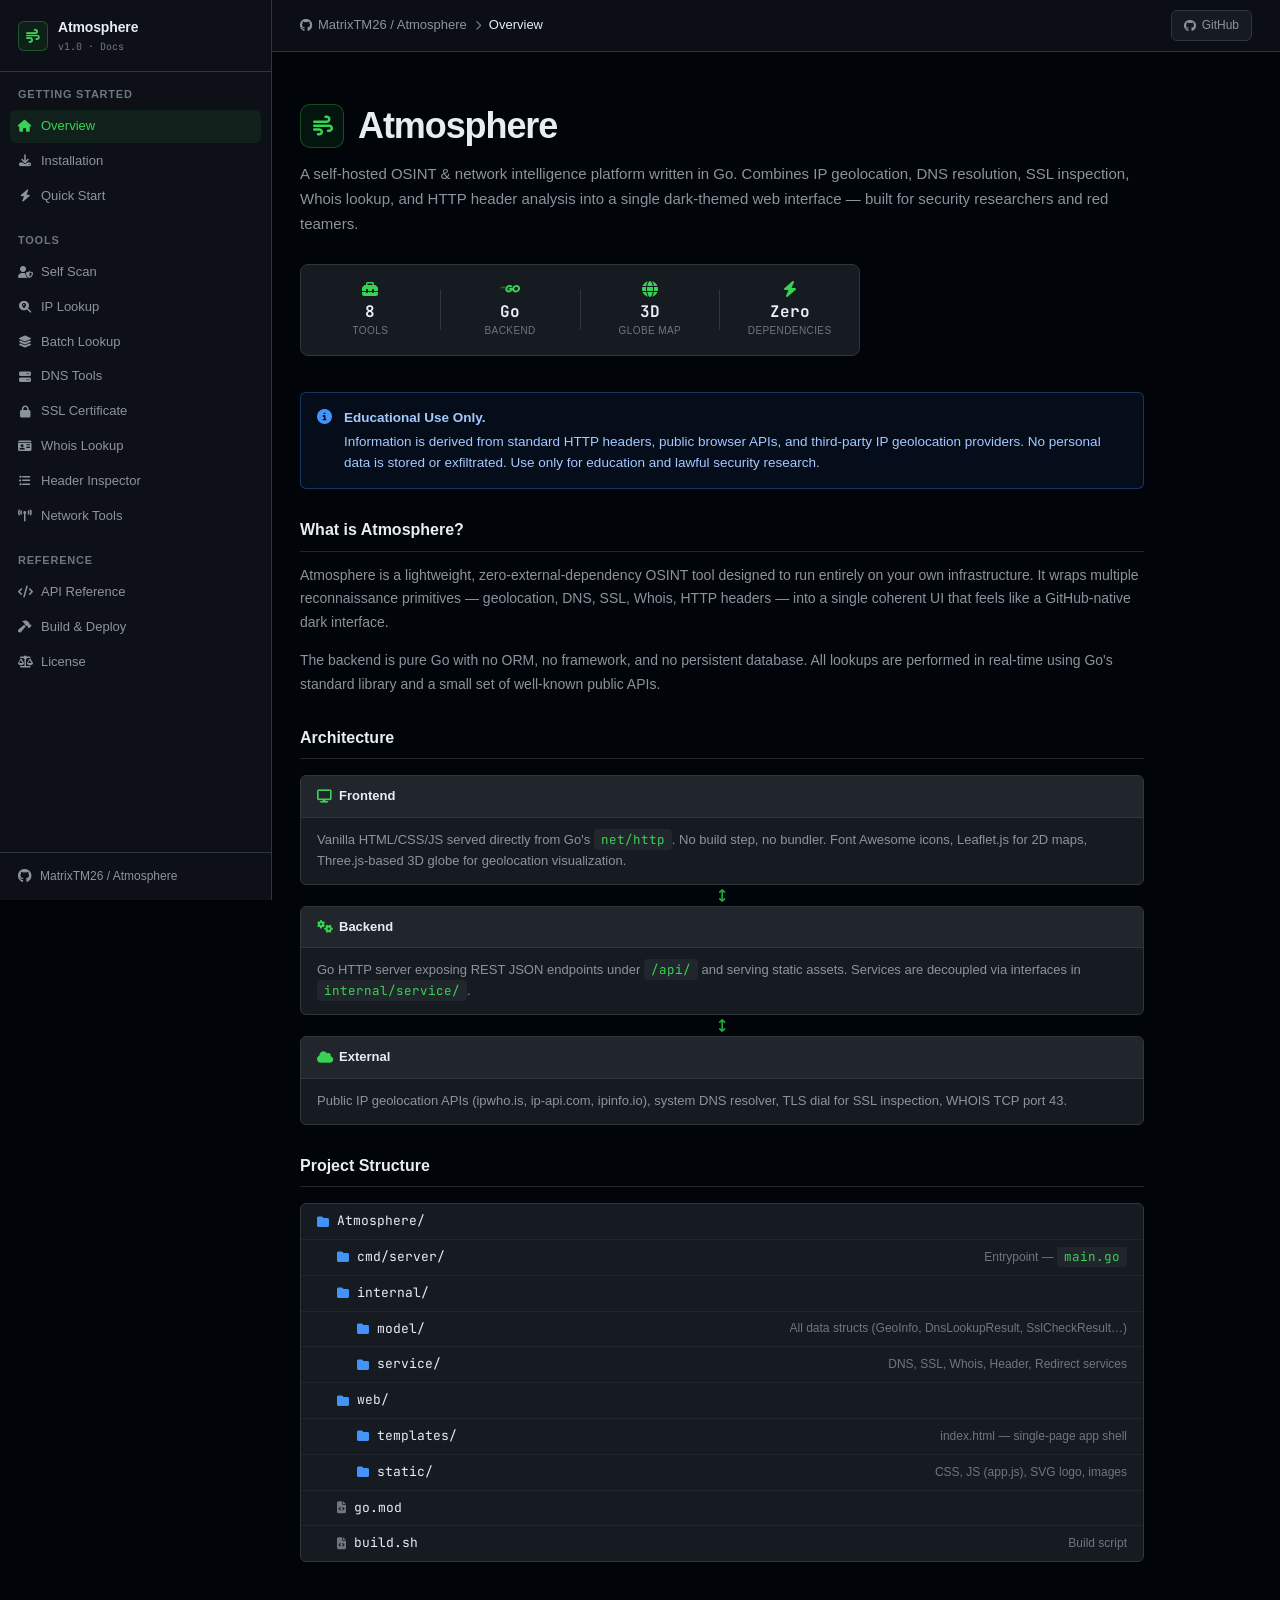
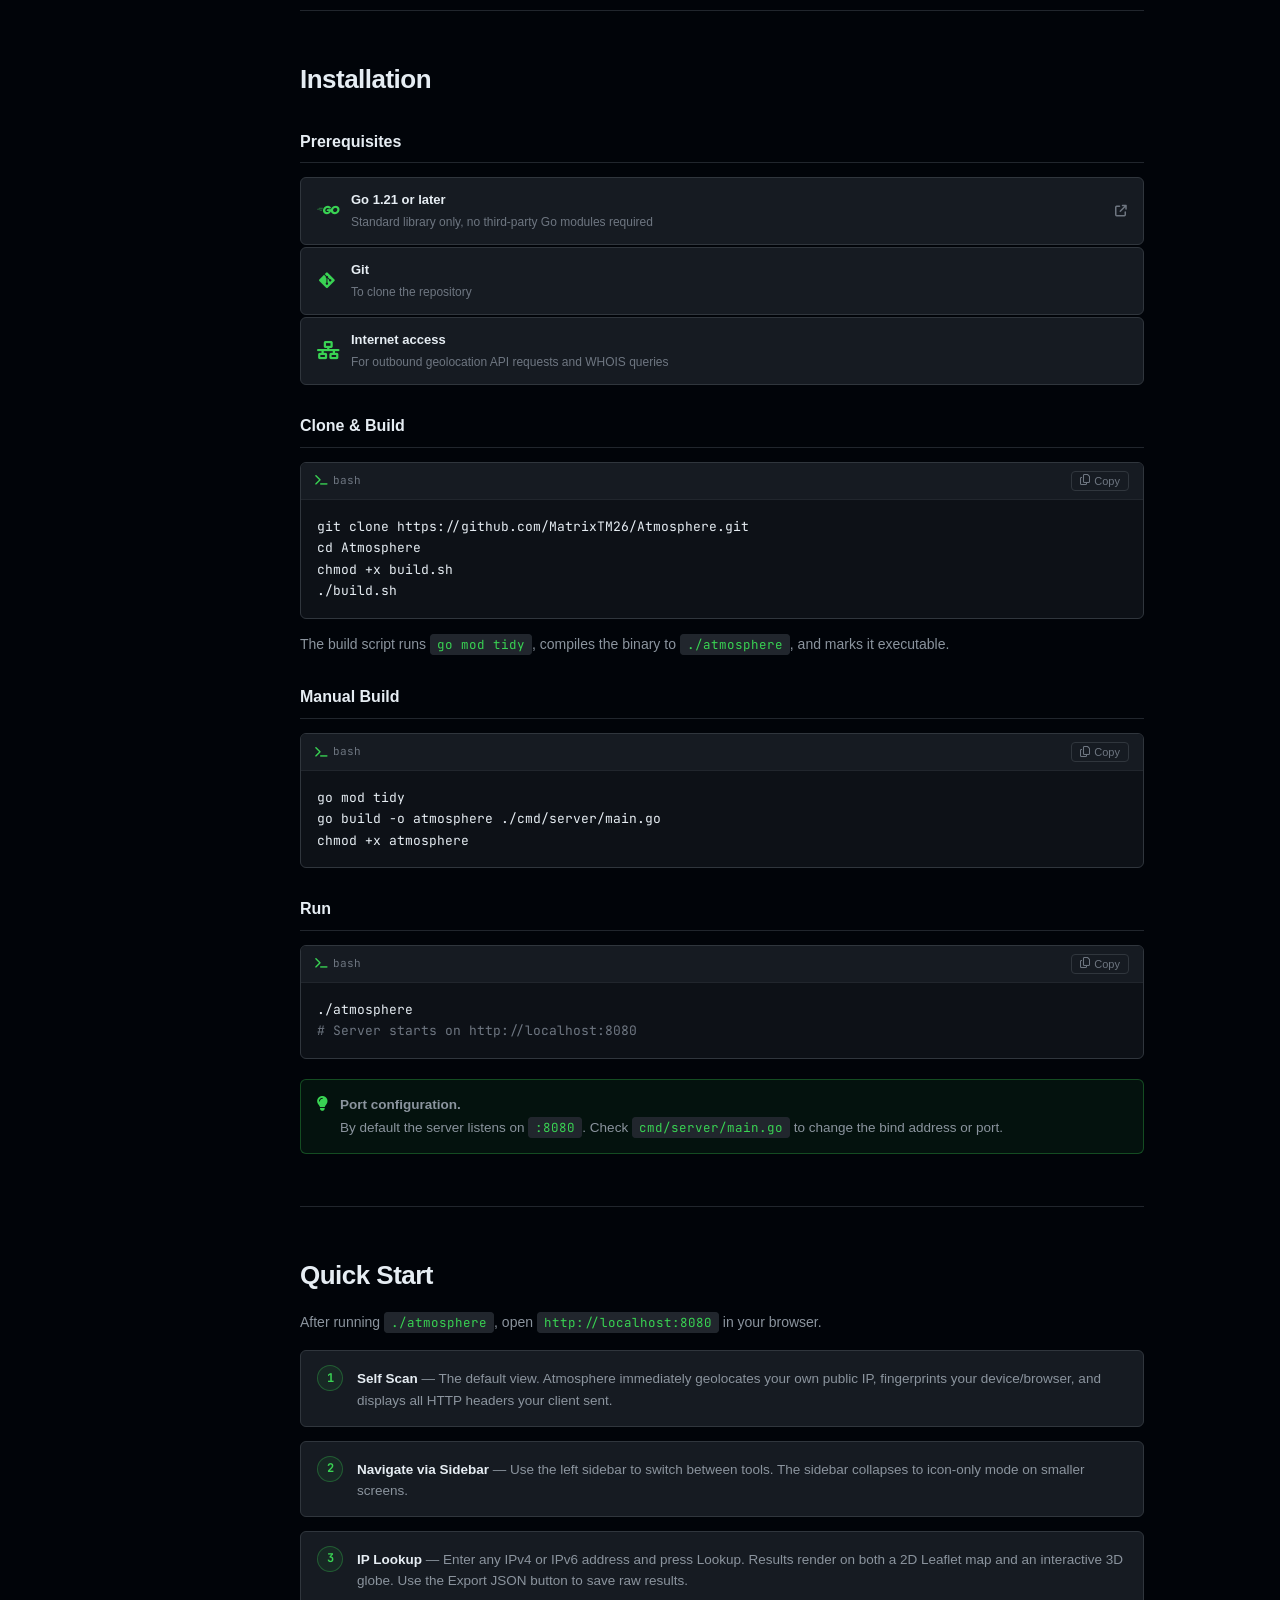
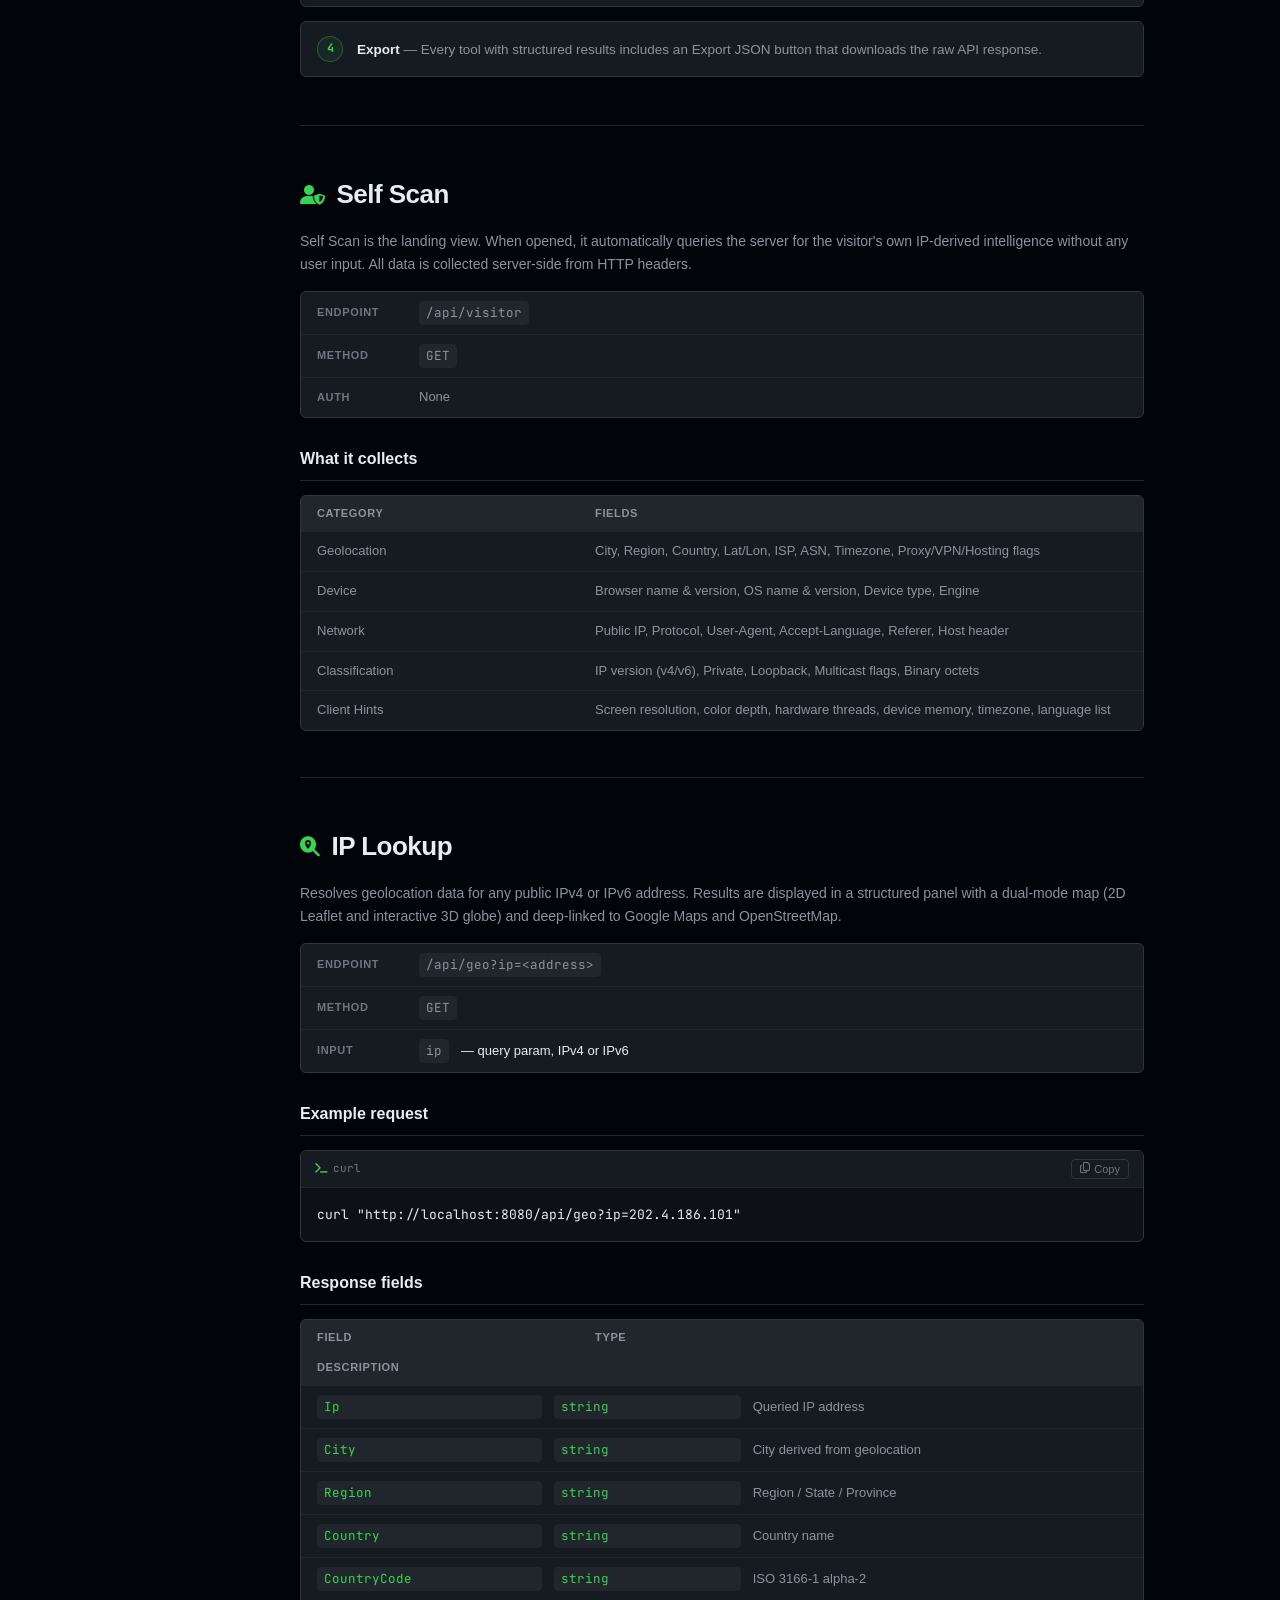
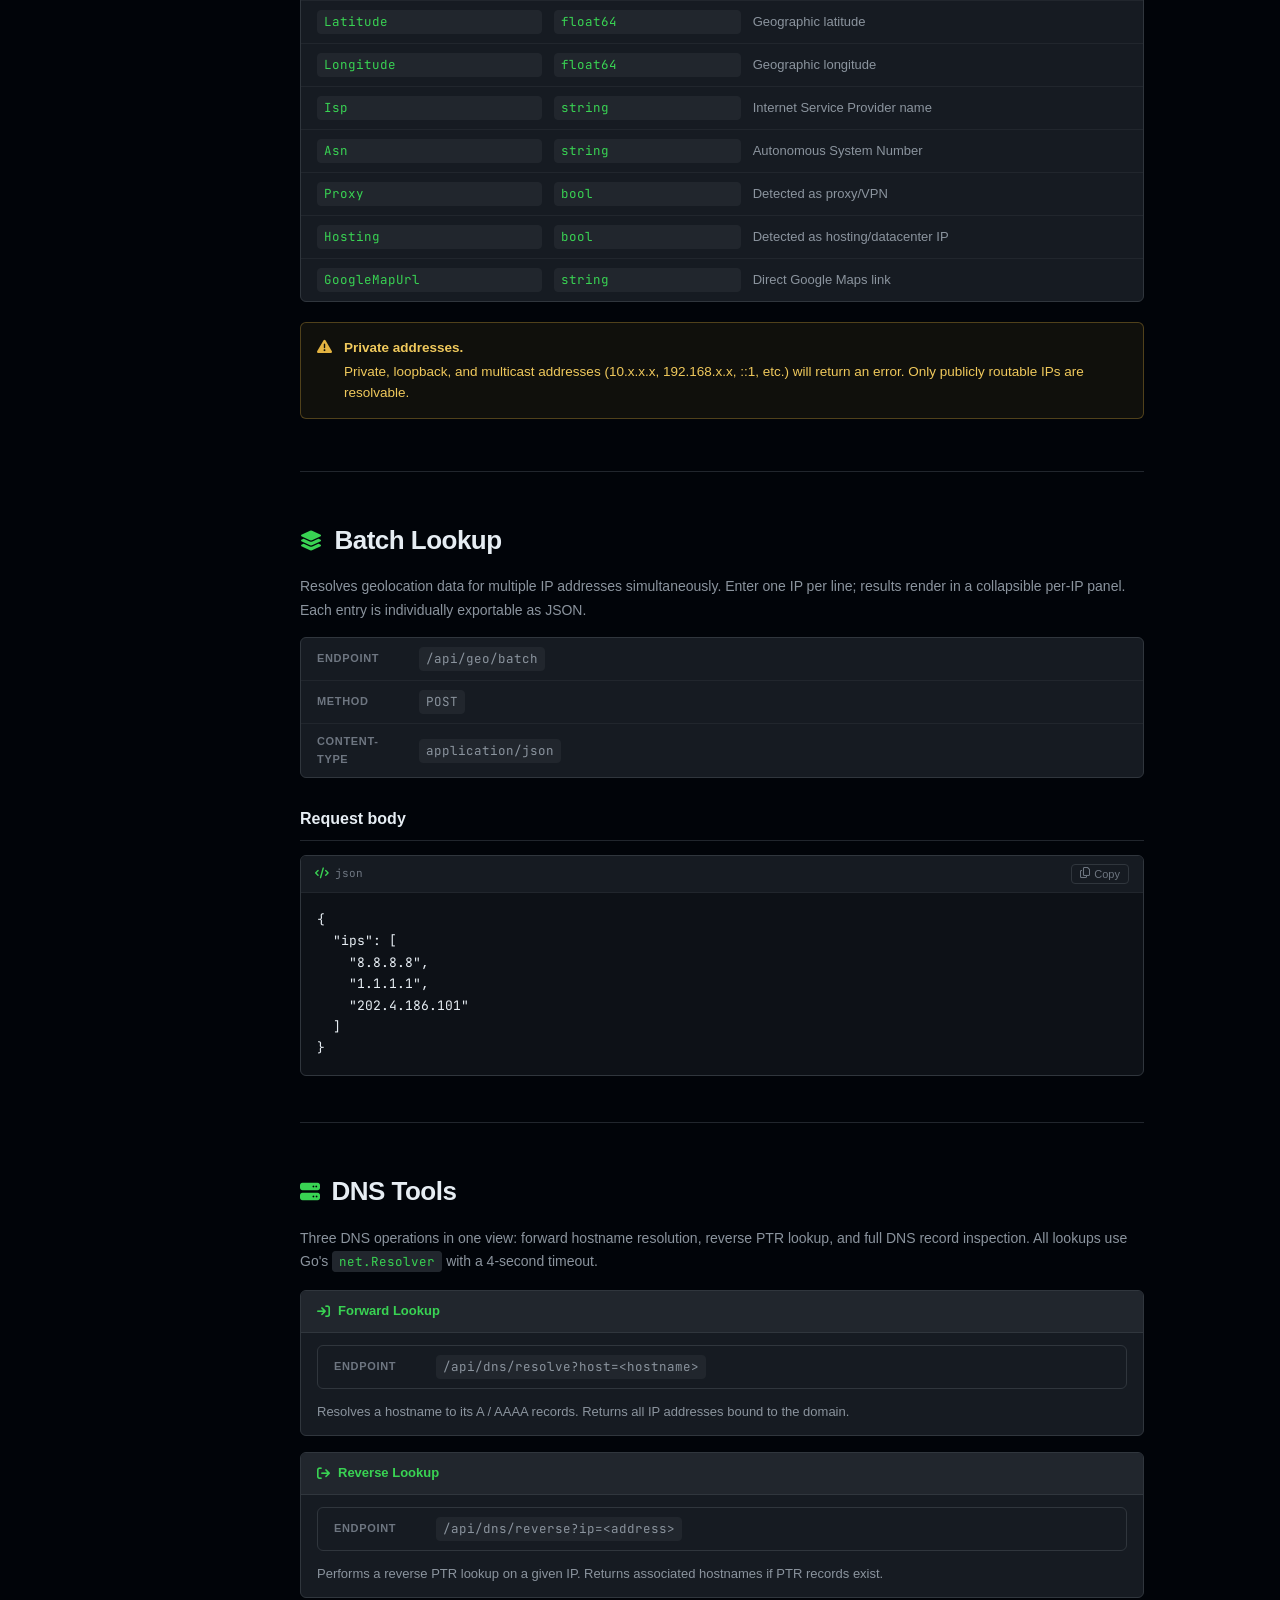
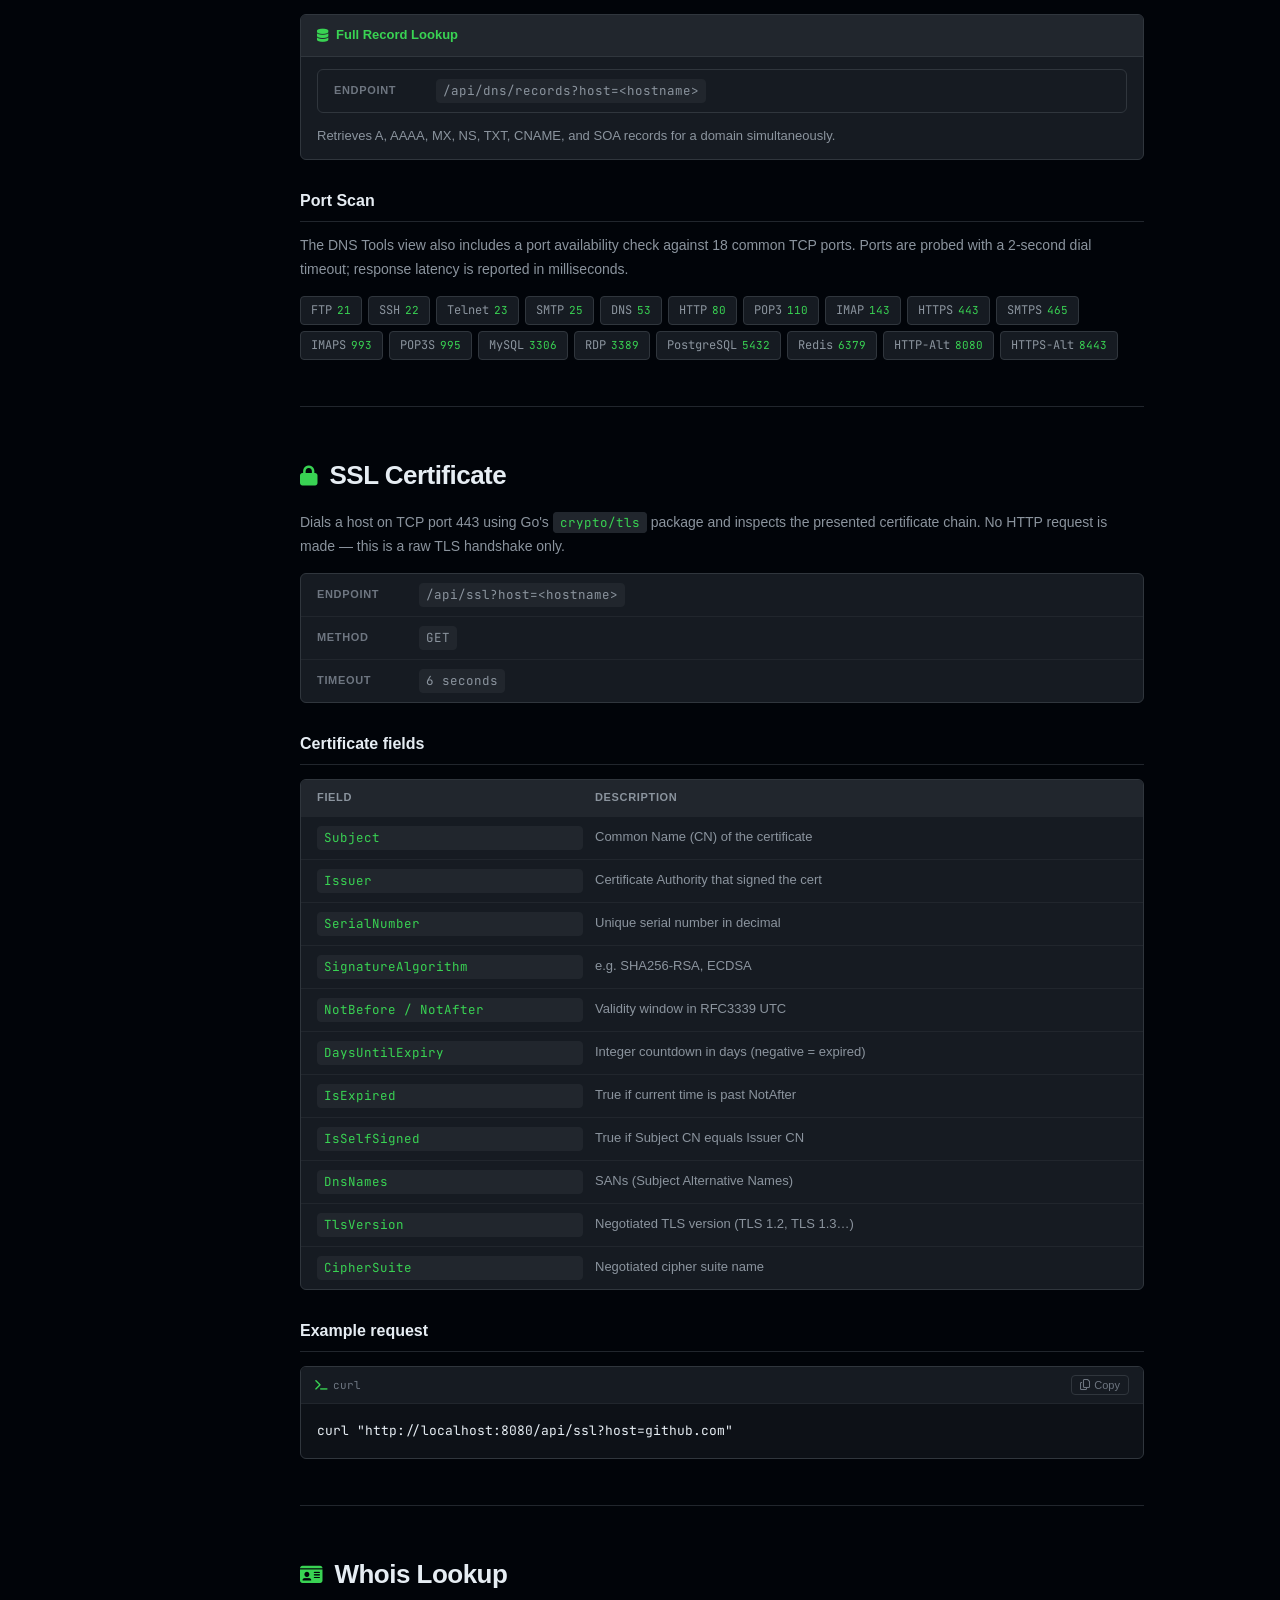
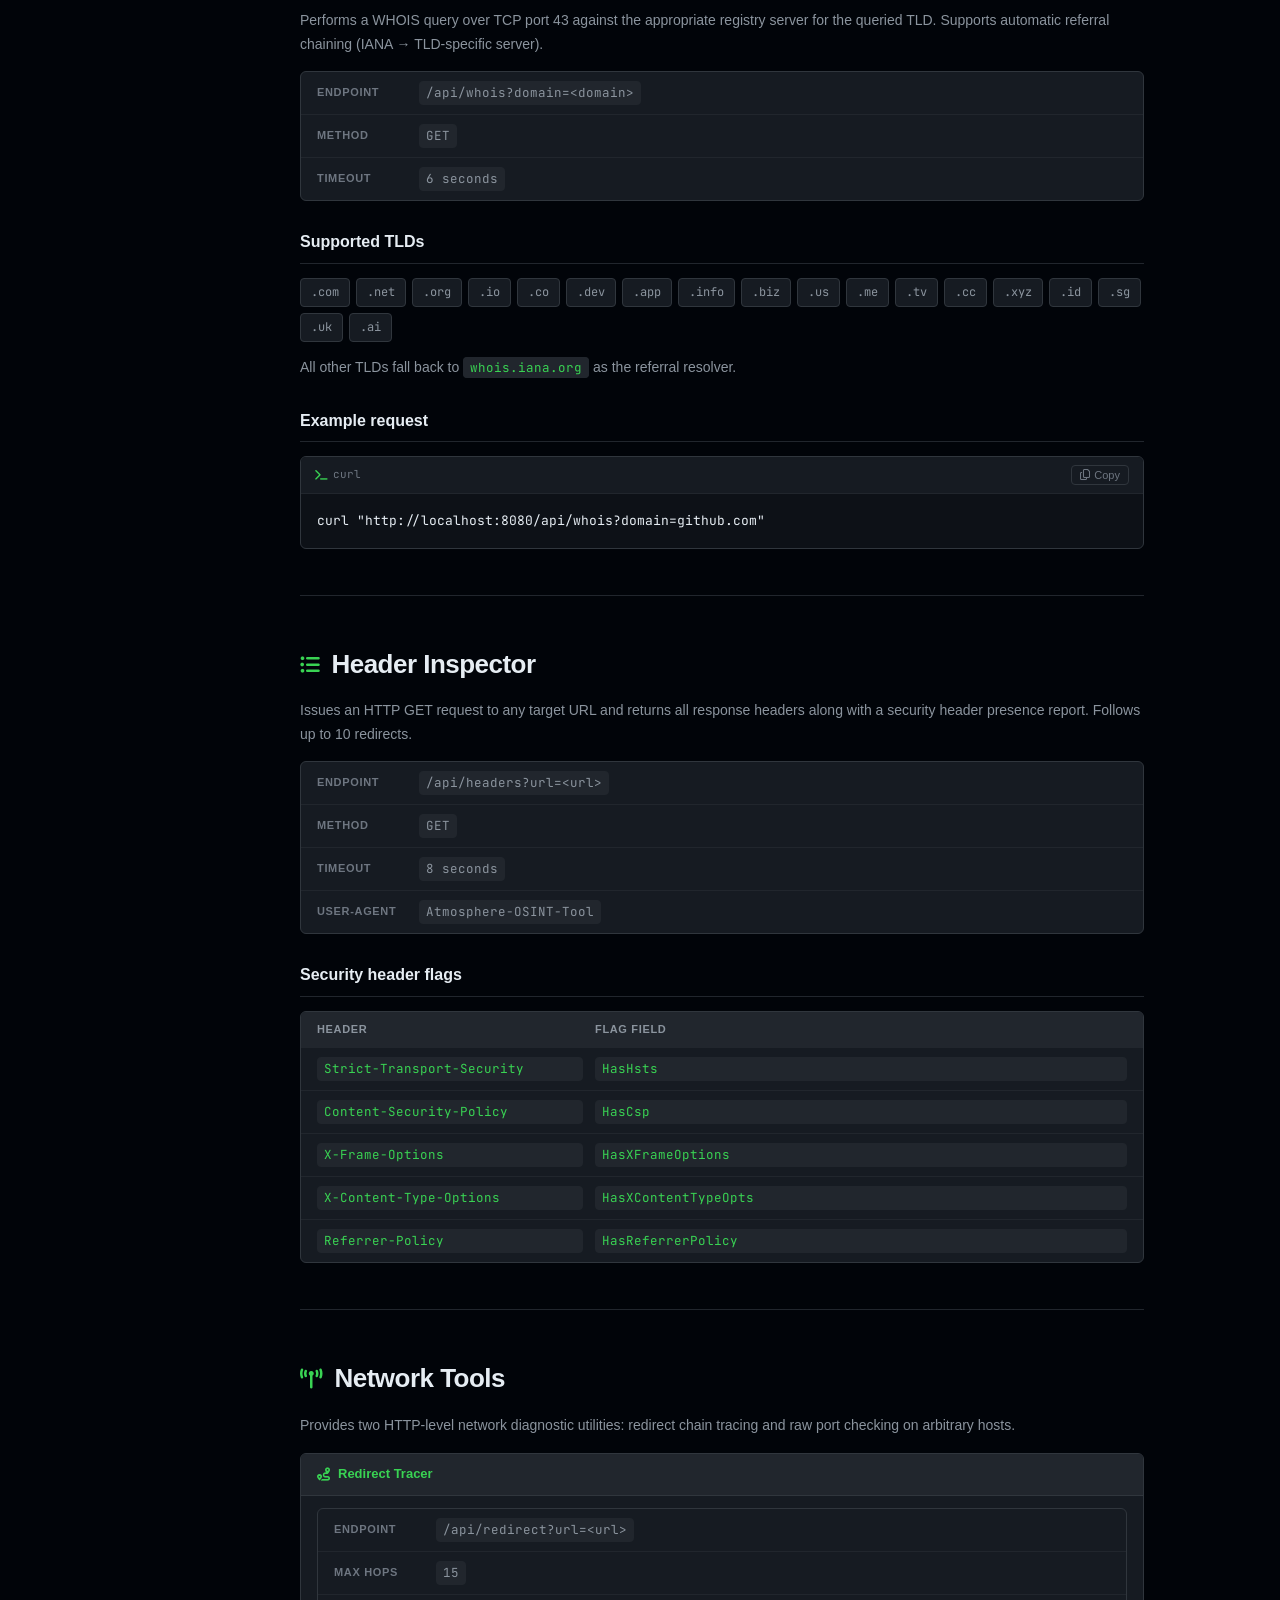
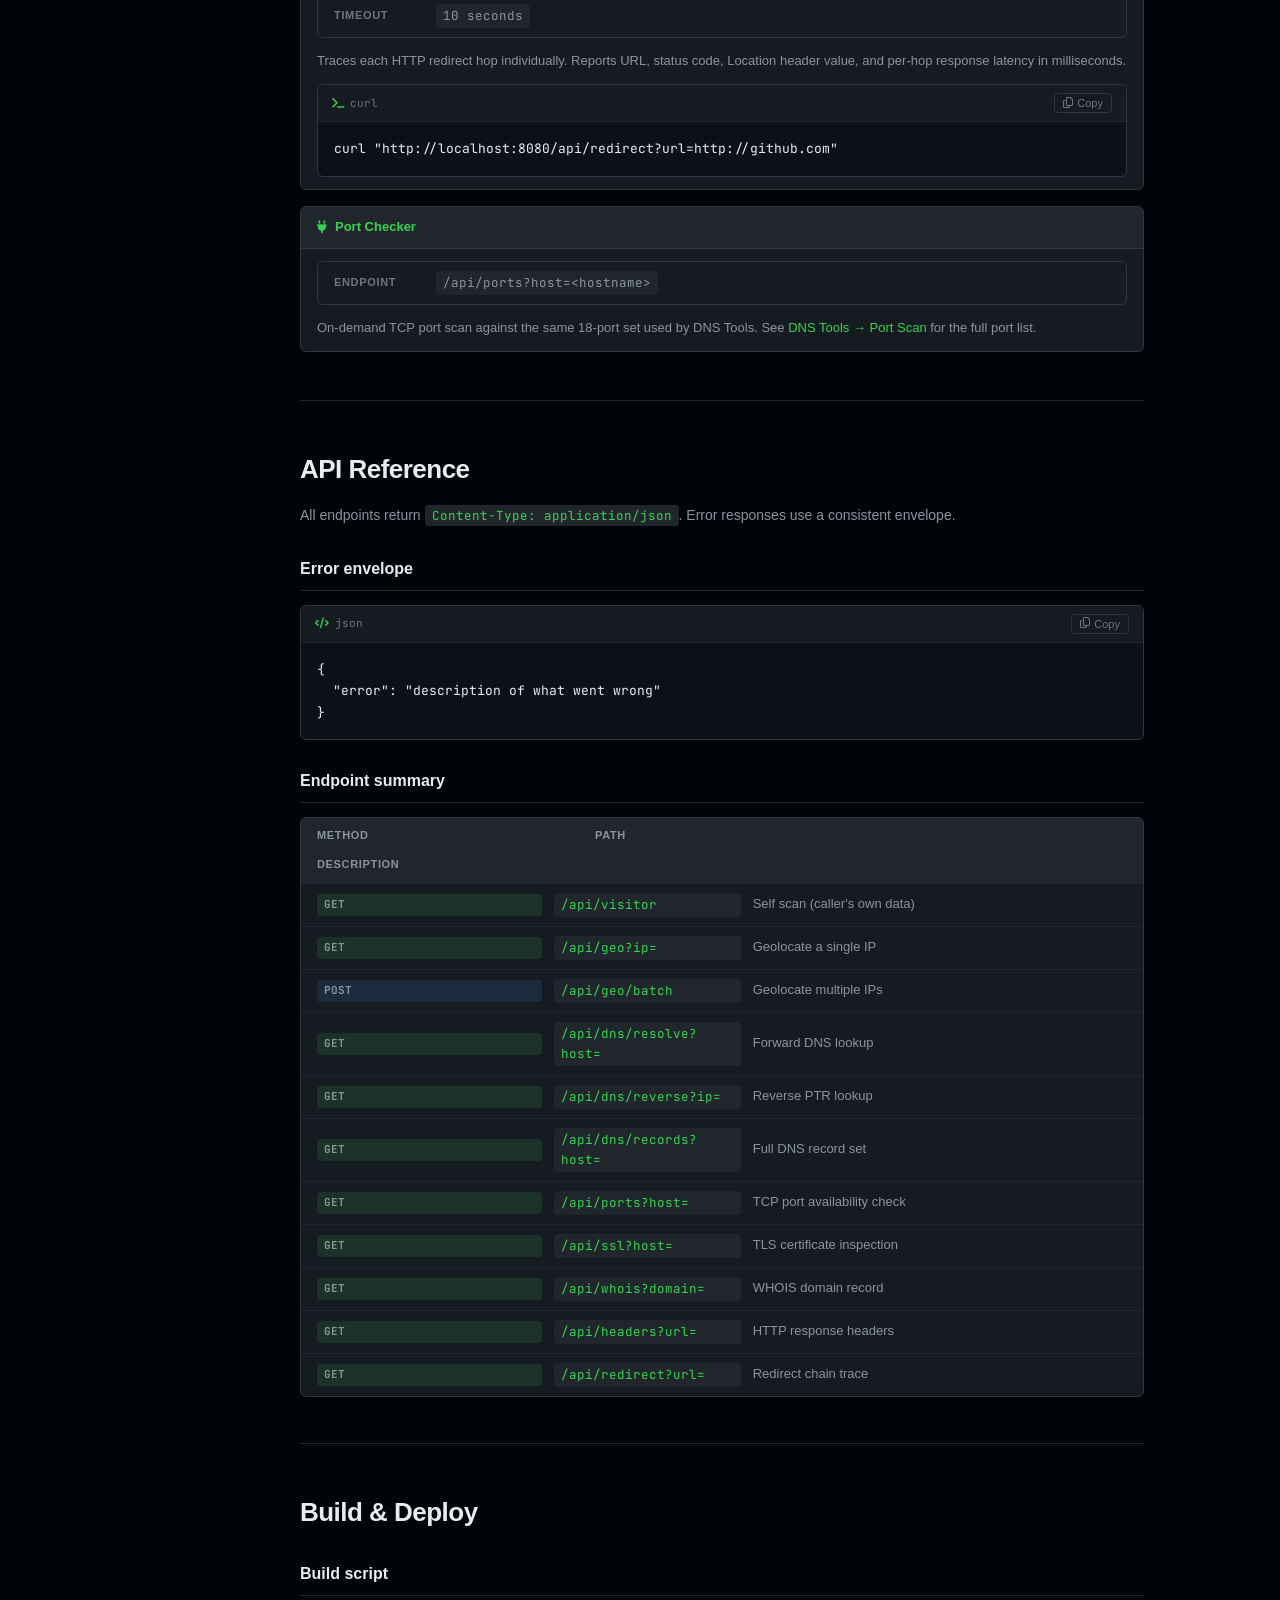
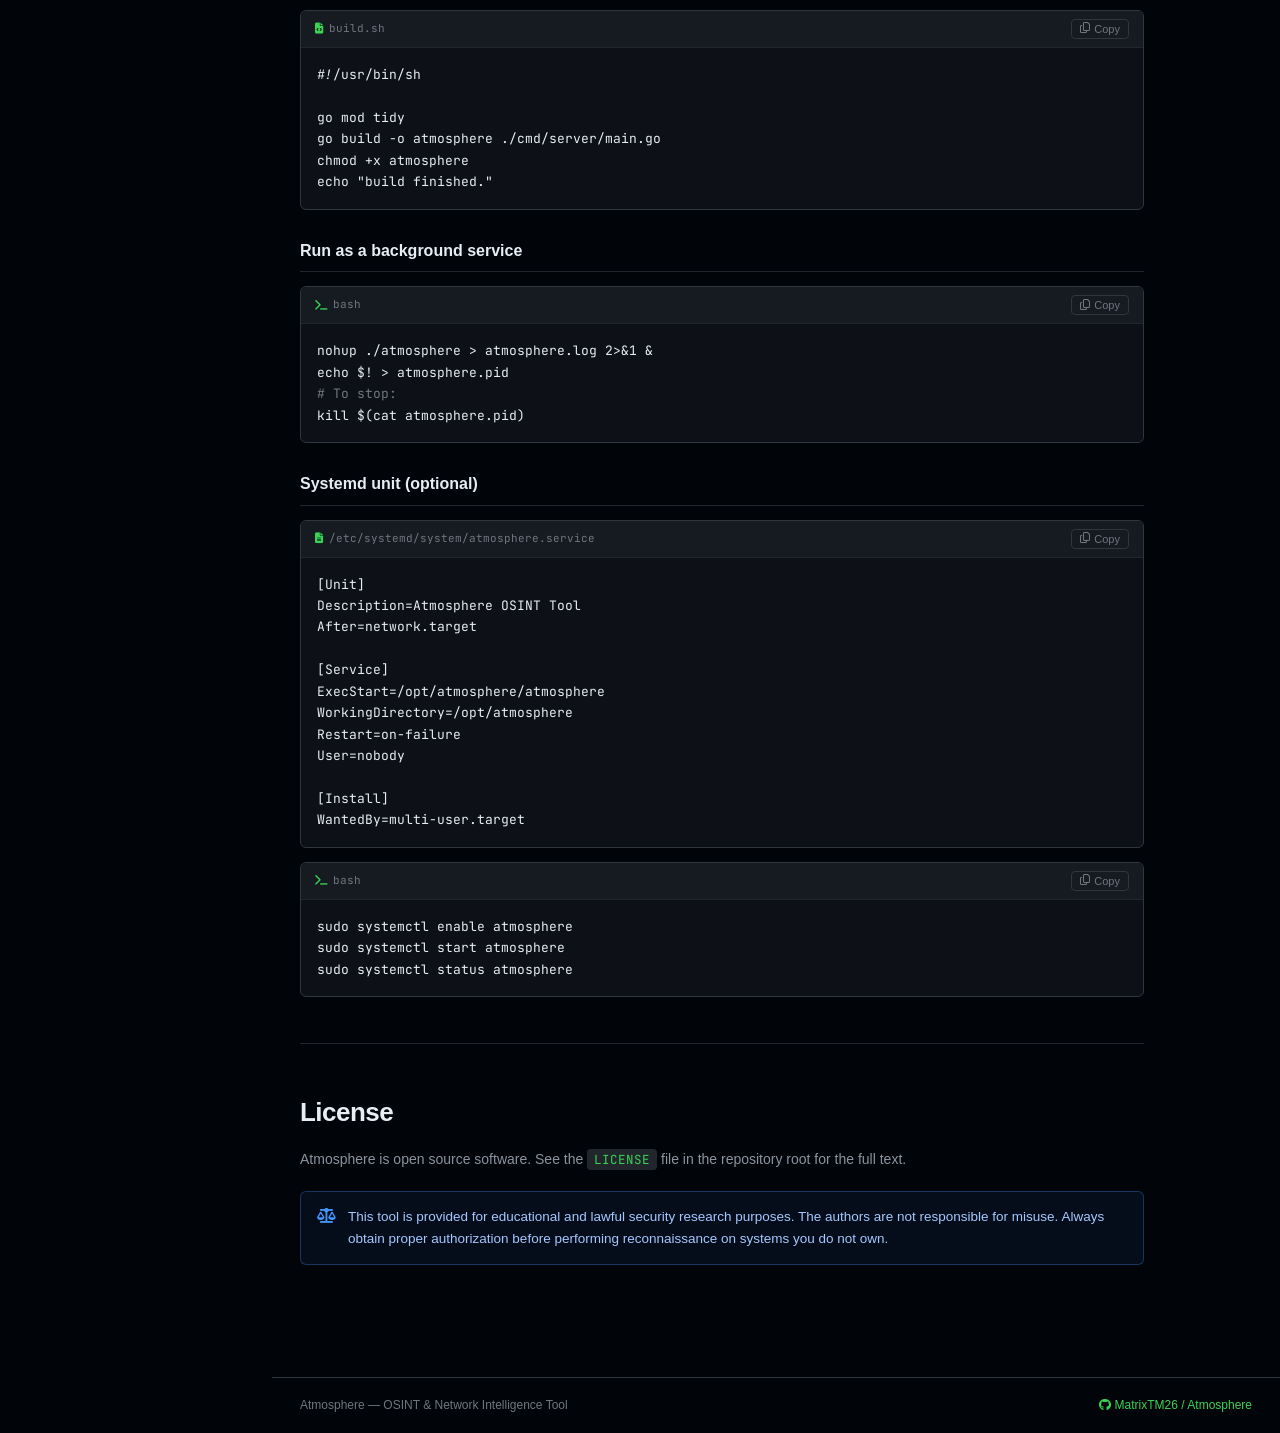
<file: doc/pages/index.html>
<!doctype html>
<html lang="en">
    <head>
        <meta charset="UTF-8" />
        <meta name="viewport" content="width=device-width, initial-scale=1.0" />
        <title>Atmosphere &mdash; Documentation</title>
        <link rel="stylesheet" href="https://cdnjs.cloudflare.com/ajax/libs/font-awesome/6.5.1/css/all.min.css" />
        <link rel="preconnect" href="https://fonts.googleapis.com" />
        <link rel="preconnect" href="https://fonts.gstatic.com" crossorigin />
        <link href="https://fonts.googleapis.com/css2?family=JetBrains+Mono:wght@400;500;600&family=Inter:wght@400;500;600;700&display=swap" rel="stylesheet" />
        <link rel="stylesheet" href="static/styles/style.css" />
    </head>
    <body>
        <div class="Doc-Shell">
            <aside class="Doc-Sidebar" id="DocSidebar">
                <div class="Sidebar-Top">
                    <div class="Sidebar-Brand">
                        <div class="Brand-Icon">
                            <i class="fa-solid fa-wind"></i>
                        </div>
                        <div class="Brand-Meta">
                            <span class="Brand-Name">Atmosphere</span>
                            <span class="Brand-Tag">v1.0 &middot; Docs</span>
                        </div>
                    </div>
                    <button class="Sidebar-CloseBtn" id="SidebarCloseBtn" aria-label="Close sidebar">
                        <i class="fa-solid fa-xmark"></i>
                    </button>
                </div>

                <nav class="Sidebar-Nav">
                    <div class="Nav-Group">
                        <span class="Nav-Label">Getting Started</span>
                        <a href="#overview" class="Nav-Link is-active" data-section="overview"> <i class="fa-solid fa-house"></i> Overview </a>
                        <a href="#install" class="Nav-Link" data-section="install"> <i class="fa-solid fa-download"></i> Installation </a>
                        <a href="#quickstart" class="Nav-Link" data-section="quickstart"> <i class="fa-solid fa-bolt"></i> Quick Start </a>
                    </div>
                    <div class="Nav-Group">
                        <span class="Nav-Label">Tools</span>
                        <a href="#self-scan" class="Nav-Link" data-section="self-scan"> <i class="fa-solid fa-user-shield"></i> Self Scan </a>
                        <a href="#ip-lookup" class="Nav-Link" data-section="ip-lookup">
                            <i class="fa-solid fa-magnifying-glass-location"></i>
                            IP Lookup
                        </a>
                        <a href="#batch-lookup" class="Nav-Link" data-section="batch-lookup"> <i class="fa-solid fa-layer-group"></i> Batch Lookup </a>
                        <a href="#dns-tools" class="Nav-Link" data-section="dns-tools"> <i class="fa-solid fa-server"></i> DNS Tools </a>
                        <a href="#ssl-check" class="Nav-Link" data-section="ssl-check"> <i class="fa-solid fa-lock"></i> SSL Certificate </a>
                        <a href="#whois" class="Nav-Link" data-section="whois"> <i class="fa-solid fa-id-card"></i> Whois Lookup </a>
                        <a href="#header-inspect" class="Nav-Link" data-section="header-inspect"> <i class="fa-solid fa-list-ul"></i> Header Inspector </a>
                        <a href="#network-tools" class="Nav-Link" data-section="network-tools"> <i class="fa-solid fa-tower-broadcast"></i> Network Tools </a>
                    </div>
                    <div class="Nav-Group">
                        <span class="Nav-Label">Reference</span>
                        <a href="#api" class="Nav-Link" data-section="api"> <i class="fa-solid fa-code"></i> API Reference </a>
                        <a href="#build" class="Nav-Link" data-section="build"> <i class="fa-solid fa-hammer"></i> Build &amp; Deploy </a>
                        <a href="#license" class="Nav-Link" data-section="license"> <i class="fa-solid fa-scale-balanced"></i> License </a>
                    </div>
                </nav>

                <div class="Sidebar-Footer">
                    <a href="https://github.com/MatrixTM26/Atmosphere" class="Footer-Link" target="_blank" rel="noopener">
                        <i class="fa-brands fa-github"></i>
                        <span>MatrixTM26 / Atmosphere</span>
                    </a>
                </div>
            </aside>

            <div class="Doc-Overlay" id="DocOverlay"></div>

            <div class="Doc-Main">
                <header class="Doc-Header">
                    <button class="Header-MenuBtn" id="HeaderMenuBtn" aria-label="Open sidebar">
                        <i class="fa-solid fa-bars"></i>
                    </button>
                    <div class="Header-Breadcrumb">
                        <span class="Breadcrumb-Repo"> <i class="fa-brands fa-github"></i> MatrixTM26 / Atmosphere </span>
                        <i class="fa-solid fa-chevron-right Breadcrumb-Sep"></i>
                        <span class="Breadcrumb-Page" id="BreadcrumbPage">Overview</span>
                    </div>
                    <div class="Header-Actions">
                        <a href="https://github.com/MatrixTM26/Atmosphere" class="Header-GithubBtn" target="_blank" rel="noopener">
                            <i class="fa-brands fa-github"></i>
                            <span>GitHub</span>
                        </a>
                    </div>
                </header>

                <main class="Doc-Content">
                    <section id="overview" class="Doc-Section">
                        <div class="Section-Hero">
                            <h1 class="Hero-Title">
                                <span class="Title-Icon"><i class="fa-solid fa-wind"></i></span>
                                Atmosphere
                            </h1>
                            <p class="Hero-Desc">A self-hosted OSINT &amp; network intelligence platform written in Go. Combines IP geolocation, DNS resolution, SSL inspection, Whois lookup, and HTTP header analysis into a single dark-themed web interface &mdash; built for security researchers and red teamers.</p>
                            <div class="Hero-Stats">
                                <div class="Stat-Item">
                                    <i class="fa-solid fa-toolbox"></i>
                                    <span class="Stat-Num">8</span>
                                    <span class="Stat-Label">Tools</span>
                                </div>
                                <div class="Stat-Divider"></div>
                                <div class="Stat-Item">
                                    <i class="fa-brands fa-golang"></i>
                                    <span class="Stat-Num">Go</span>
                                    <span class="Stat-Label">Backend</span>
                                </div>
                                <div class="Stat-Divider"></div>
                                <div class="Stat-Item">
                                    <i class="fa-solid fa-globe"></i>
                                    <span class="Stat-Num">3D</span>
                                    <span class="Stat-Label">Globe Map</span>
                                </div>
                                <div class="Stat-Divider"></div>
                                <div class="Stat-Item">
                                    <i class="fa-solid fa-bolt"></i>
                                    <span class="Stat-Num">Zero</span>
                                    <span class="Stat-Label">Dependencies</span>
                                </div>
                            </div>
                        </div>

                        <div class="Alert Alert--info">
                            <i class="fa-solid fa-circle-info Alert-Icon"></i>
                            <div class="Alert-Body">
                                <strong>Educational Use Only.</strong>
                                Information is derived from standard HTTP headers, public browser APIs, and third-party IP geolocation providers. No personal data is stored or exfiltrated. Use only for education and lawful security research.
                            </div>
                        </div>

                        <h2 class="Section-H2">What is Atmosphere?</h2>
                        <p>Atmosphere is a lightweight, zero-external-dependency OSINT tool designed to run entirely on your own infrastructure. It wraps multiple reconnaissance primitives &mdash; geolocation, DNS, SSL, Whois, HTTP headers &mdash; into a single coherent UI that feels like a GitHub-native dark interface.</p>
                        <p>The backend is pure Go with no ORM, no framework, and no persistent database. All lookups are performed in real-time using Go's standard library and a small set of well-known public APIs.</p>

                        <h2 class="Section-H2">Architecture</h2>
                        <div class="Arch-Grid">
                            <div class="Arch-Layer">
                                <div class="Arch-LayerHead"><i class="fa-solid fa-display"></i> Frontend</div>
                                <div class="Arch-LayerBody">Vanilla HTML/CSS/JS served directly from Go's <code>net/http</code>. No build step, no bundler. Font Awesome icons, Leaflet.js for 2D maps, Three.js-based 3D globe for geolocation visualization.</div>
                            </div>
                            <div class="Arch-Arrow">
                                <i class="fa-solid fa-arrows-up-down"></i>
                            </div>
                            <div class="Arch-Layer">
                                <div class="Arch-LayerHead"><i class="fa-solid fa-gears"></i> Backend</div>
                                <div class="Arch-LayerBody">
                                    Go HTTP server exposing REST JSON endpoints under <code>/api/</code>
                                    and serving static assets. Services are decoupled via interfaces in
                                    <code>internal/service/</code>.
                                </div>
                            </div>
                            <div class="Arch-Arrow">
                                <i class="fa-solid fa-arrows-up-down"></i>
                            </div>
                            <div class="Arch-Layer">
                                <div class="Arch-LayerHead"><i class="fa-solid fa-cloud"></i> External</div>
                                <div class="Arch-LayerBody">Public IP geolocation APIs (ipwho.is, ip-api.com, ipinfo.io), system DNS resolver, TLS dial for SSL inspection, WHOIS TCP port 43.</div>
                            </div>
                        </div>

                        <h2 class="Section-H2">Project Structure</h2>
                        <div class="FileTree">
                            <div class="FileTree-Row">
                                <i class="fa-solid fa-folder FileTree-Dir"></i>
                                <span class="FileTree-Name">Atmosphere/</span>
                            </div>
                            <div class="FileTree-Row FileTree-Row--indent1">
                                <i class="fa-solid fa-folder FileTree-Dir"></i>
                                <span class="FileTree-Name">cmd/server/</span>
                                <span class="FileTree-Desc">Entrypoint &mdash; <code>main.go</code></span>
                            </div>
                            <div class="FileTree-Row FileTree-Row--indent1">
                                <i class="fa-solid fa-folder FileTree-Dir"></i>
                                <span class="FileTree-Name">internal/</span>
                            </div>
                            <div class="FileTree-Row FileTree-Row--indent2">
                                <i class="fa-solid fa-folder FileTree-Dir"></i>
                                <span class="FileTree-Name">model/</span>
                                <span class="FileTree-Desc">All data structs (GeoInfo, DnsLookupResult, SslCheckResult…)</span>
                            </div>
                            <div class="FileTree-Row FileTree-Row--indent2">
                                <i class="fa-solid fa-folder FileTree-Dir"></i>
                                <span class="FileTree-Name">service/</span>
                                <span class="FileTree-Desc">DNS, SSL, Whois, Header, Redirect services</span>
                            </div>
                            <div class="FileTree-Row FileTree-Row--indent1">
                                <i class="fa-solid fa-folder FileTree-Dir"></i>
                                <span class="FileTree-Name">web/</span>
                            </div>
                            <div class="FileTree-Row FileTree-Row--indent2">
                                <i class="fa-solid fa-folder FileTree-Dir"></i>
                                <span class="FileTree-Name">templates/</span>
                                <span class="FileTree-Desc">index.html &mdash; single-page app shell</span>
                            </div>
                            <div class="FileTree-Row FileTree-Row--indent2">
                                <i class="fa-solid fa-folder FileTree-Dir"></i>
                                <span class="FileTree-Name">static/</span>
                                <span class="FileTree-Desc">CSS, JS (app.js), SVG logo, images</span>
                            </div>
                            <div class="FileTree-Row FileTree-Row--indent1">
                                <i class="fa-solid fa-file-code FileTree-File"></i>
                                <span class="FileTree-Name">go.mod</span>
                            </div>
                            <div class="FileTree-Row FileTree-Row--indent1">
                                <i class="fa-solid fa-file-code FileTree-File"></i>
                                <span class="FileTree-Name">build.sh</span>
                                <span class="FileTree-Desc">Build script</span>
                            </div>
                        </div>
                    </section>

                    <section id="install" class="Doc-Section">
                        <h1 class="Section-Title">Installation</h1>

                        <h2 class="Section-H2">Prerequisites</h2>
                        <div class="Req-List">
                            <div class="Req-Item">
                                <i class="fa-brands fa-golang Req-Icon"></i>
                                <div class="Req-Body">
                                    <span class="Req-Name">Go 1.21 or later</span>
                                    <span class="Req-Note">Standard library only, no third-party Go modules required</span>
                                </div>
                                <a href="https://go.dev/dl/" class="Req-Link" target="_blank" rel="noopener">
                                    <i class="fa-solid fa-arrow-up-right-from-square"></i>
                                </a>
                            </div>
                            <div class="Req-Item">
                                <i class="fa-brands fa-git-alt Req-Icon"></i>
                                <div class="Req-Body">
                                    <span class="Req-Name">Git</span>
                                    <span class="Req-Note">To clone the repository</span>
                                </div>
                            </div>
                            <div class="Req-Item">
                                <i class="fa-solid fa-network-wired Req-Icon"></i>
                                <div class="Req-Body">
                                    <span class="Req-Name">Internet access</span>
                                    <span class="Req-Note">For outbound geolocation API requests and WHOIS queries</span>
                                </div>
                            </div>
                        </div>

                        <h2 class="Section-H2">Clone &amp; Build</h2>
                        <div class="Code-Block">
                            <div class="Code-Header">
                                <span class="Code-Lang"><i class="fa-solid fa-terminal"></i> bash</span>
                                <button class="Code-Copy" onclick="copyCode(this)"><i class="fa-regular fa-copy"></i> Copy</button>
                            </div>
                            <pre><code>git clone https://github.com/MatrixTM26/Atmosphere.git
cd Atmosphere
chmod +x build.sh
./build.sh</code></pre>
                        </div>

                        <p>The build script runs <code>go mod tidy</code>, compiles the binary to <code>./atmosphere</code>, and marks it executable.</p>

                        <h2 class="Section-H2">Manual Build</h2>
                        <div class="Code-Block">
                            <div class="Code-Header">
                                <span class="Code-Lang"><i class="fa-solid fa-terminal"></i> bash</span>
                                <button class="Code-Copy" onclick="copyCode(this)"><i class="fa-regular fa-copy"></i> Copy</button>
                            </div>
                            <pre><code>go mod tidy
go build -o atmosphere ./cmd/server/main.go
chmod +x atmosphere</code></pre>
                        </div>

                        <h2 class="Section-H2">Run</h2>
                        <div class="Code-Block">
                            <div class="Code-Header">
                                <span class="Code-Lang"><i class="fa-solid fa-terminal"></i> bash</span>
                                <button class="Code-Copy" onclick="copyCode(this)"><i class="fa-regular fa-copy"></i> Copy</button>
                            </div>
                            <pre><code>./atmosphere
<span class="Code-Comment"># Server starts on http://localhost:8080</span></code></pre>
                        </div>

                        <div class="Alert Alert--tip">
                            <i class="fa-solid fa-lightbulb Alert-Icon"></i>
                            <div class="Alert-Body">
                                <strong>Port configuration.</strong>
                                By default the server listens on
                                <code>:8080</code>. Check <code>cmd/server/main.go</code> to change the bind address or port.
                            </div>
                        </div>
                    </section>

                    <section id="quickstart" class="Doc-Section">
                        <h1 class="Section-Title">Quick Start</h1>
                        <p>After running <code>./atmosphere</code>, open <code>http://localhost:8080</code> in your browser.</p>

                        <div class="Steps">
                            <div class="Step">
                                <div class="Step-Num">1</div>
                                <div class="Step-Body"><strong>Self Scan</strong> &mdash; The default view. Atmosphere immediately geolocates your own public IP, fingerprints your device/browser, and displays all HTTP headers your client sent.</div>
                            </div>
                            <div class="Step">
                                <div class="Step-Num">2</div>
                                <div class="Step-Body">
                                    <strong>Navigate via Sidebar</strong>
                                    &mdash; Use the left sidebar to switch between tools. The sidebar collapses to icon-only mode on smaller screens.
                                </div>
                            </div>
                            <div class="Step">
                                <div class="Step-Num">3</div>
                                <div class="Step-Body"><strong>IP Lookup</strong> &mdash; Enter any IPv4 or IPv6 address and press Lookup. Results render on both a 2D Leaflet map and an interactive 3D globe. Use the Export JSON button to save raw results.</div>
                            </div>
                            <div class="Step">
                                <div class="Step-Num">4</div>
                                <div class="Step-Body"><strong>Export</strong> &mdash; Every tool with structured results includes an Export JSON button that downloads the raw API response.</div>
                            </div>
                        </div>
                    </section>

                    <section id="self-scan" class="Doc-Section">
                        <h1 class="Section-Title">
                            <i class="fa-solid fa-user-shield Tool-Icon"></i>
                            Self Scan
                        </h1>
                        <p>Self Scan is the landing view. When opened, it automatically queries the server for the visitor's own IP-derived intelligence without any user input. All data is collected server-side from HTTP headers.</p>

                        <div class="Tool-Meta">
                            <div class="Meta-Row">
                                <span class="Meta-Key">Endpoint</span>
                                <code class="Meta-Val">/api/visitor</code>
                            </div>
                            <div class="Meta-Row">
                                <span class="Meta-Key">Method</span>
                                <code class="Meta-Val">GET</code>
                            </div>
                            <div class="Meta-Row">
                                <span class="Meta-Key">Auth</span>
                                <span class="Meta-Val">None</span>
                            </div>
                        </div>

                        <h2 class="Section-H2">What it collects</h2>
                        <div class="Data-Table">
                            <div class="Data-Row Data-Row--head"><span>Category</span><span>Fields</span></div>
                            <div class="Data-Row">
                                <span>Geolocation</span>
                                <span>City, Region, Country, Lat/Lon, ISP, ASN, Timezone, Proxy/VPN/Hosting flags</span>
                            </div>
                            <div class="Data-Row">
                                <span>Device</span>
                                <span>Browser name &amp; version, OS name &amp; version, Device type, Engine</span>
                            </div>
                            <div class="Data-Row">
                                <span>Network</span>
                                <span>Public IP, Protocol, User-Agent, Accept-Language, Referer, Host header</span>
                            </div>
                            <div class="Data-Row">
                                <span>Classification</span>
                                <span>IP version (v4/v6), Private, Loopback, Multicast flags, Binary octets</span>
                            </div>
                            <div class="Data-Row">
                                <span>Client Hints</span>
                                <span>Screen resolution, color depth, hardware threads, device memory, timezone, language list</span>
                            </div>
                        </div>
                    </section>

                    <section id="ip-lookup" class="Doc-Section">
                        <h1 class="Section-Title">
                            <i class="fa-solid fa-magnifying-glass-location Tool-Icon"></i>
                            IP Lookup
                        </h1>
                        <p>Resolves geolocation data for any public IPv4 or IPv6 address. Results are displayed in a structured panel with a dual-mode map (2D Leaflet and interactive 3D globe) and deep-linked to Google Maps and OpenStreetMap.</p>

                        <div class="Tool-Meta">
                            <div class="Meta-Row">
                                <span class="Meta-Key">Endpoint</span>
                                <code class="Meta-Val">/api/geo?ip=&lt;address&gt;</code>
                            </div>
                            <div class="Meta-Row">
                                <span class="Meta-Key">Method</span>
                                <code class="Meta-Val">GET</code>
                            </div>
                            <div class="Meta-Row">
                                <span class="Meta-Key">Input</span>
                                <code class="Meta-Val">ip</code><span> &mdash; query param, IPv4 or IPv6</span>
                            </div>
                        </div>

                        <h2 class="Section-H2">Example request</h2>
                        <div class="Code-Block">
                            <div class="Code-Header">
                                <span class="Code-Lang"><i class="fa-solid fa-terminal"></i> curl</span>
                                <button class="Code-Copy" onclick="copyCode(this)"><i class="fa-regular fa-copy"></i> Copy</button>
                            </div>
                            <pre><code>curl "http://localhost:8080/api/geo?ip=202.4.186.101"</code></pre>
                        </div>

                        <h2 class="Section-H2">Response fields</h2>
                        <div class="Data-Table">
                            <div class="Data-Row Data-Row--head"><span>Field</span><span>Type</span><span>Description</span></div>
                            <div class="Data-Row Data-Row--3col"><code>Ip</code><code>string</code><span>Queried IP address</span></div>
                            <div class="Data-Row Data-Row--3col"><code>City</code><code>string</code><span>City derived from geolocation</span></div>
                            <div class="Data-Row Data-Row--3col"><code>Region</code><code>string</code><span>Region / State / Province</span></div>
                            <div class="Data-Row Data-Row--3col"><code>Country</code><code>string</code><span>Country name</span></div>
                            <div class="Data-Row Data-Row--3col"><code>CountryCode</code><code>string</code><span>ISO 3166-1 alpha-2</span></div>
                            <div class="Data-Row Data-Row--3col"><code>Latitude</code><code>float64</code><span>Geographic latitude</span></div>
                            <div class="Data-Row Data-Row--3col"><code>Longitude</code><code>float64</code><span>Geographic longitude</span></div>
                            <div class="Data-Row Data-Row--3col"><code>Isp</code><code>string</code><span>Internet Service Provider name</span></div>
                            <div class="Data-Row Data-Row--3col"><code>Asn</code><code>string</code><span>Autonomous System Number</span></div>
                            <div class="Data-Row Data-Row--3col"><code>Proxy</code><code>bool</code><span>Detected as proxy/VPN</span></div>
                            <div class="Data-Row Data-Row--3col"><code>Hosting</code><code>bool</code><span>Detected as hosting/datacenter IP</span></div>
                            <div class="Data-Row Data-Row--3col"><code>GoogleMapUrl</code><code>string</code><span>Direct Google Maps link</span></div>
                        </div>

                        <div class="Alert Alert--warn">
                            <i class="fa-solid fa-triangle-exclamation Alert-Icon"></i>
                            <div class="Alert-Body">
                                <strong>Private addresses.</strong>
                                Private, loopback, and multicast addresses (10.x.x.x, 192.168.x.x, ::1, etc.) will return an error. Only publicly routable IPs are resolvable.
                            </div>
                        </div>
                    </section>

                    <section id="batch-lookup" class="Doc-Section">
                        <h1 class="Section-Title">
                            <i class="fa-solid fa-layer-group Tool-Icon"></i>
                            Batch Lookup
                        </h1>
                        <p>Resolves geolocation data for multiple IP addresses simultaneously. Enter one IP per line; results render in a collapsible per-IP panel. Each entry is individually exportable as JSON.</p>

                        <div class="Tool-Meta">
                            <div class="Meta-Row">
                                <span class="Meta-Key">Endpoint</span>
                                <code class="Meta-Val">/api/geo/batch</code>
                            </div>
                            <div class="Meta-Row">
                                <span class="Meta-Key">Method</span>
                                <code class="Meta-Val">POST</code>
                            </div>
                            <div class="Meta-Row">
                                <span class="Meta-Key">Content-Type</span>
                                <code class="Meta-Val">application/json</code>
                            </div>
                        </div>

                        <h2 class="Section-H2">Request body</h2>
                        <div class="Code-Block">
                            <div class="Code-Header">
                                <span class="Code-Lang"><i class="fa-solid fa-code"></i> json</span>
                                <button class="Code-Copy" onclick="copyCode(this)"><i class="fa-regular fa-copy"></i> Copy</button>
                            </div>
                            <pre><code>{
  "ips": [
    "8.8.8.8",
    "1.1.1.1",
    "202.4.186.101"
  ]
}</code></pre>
                        </div>
                    </section>

                    <section id="dns-tools" class="Doc-Section">
                        <h1 class="Section-Title"><i class="fa-solid fa-server Tool-Icon"></i> DNS Tools</h1>
                        <p>
                            Three DNS operations in one view: forward hostname resolution, reverse PTR lookup, and full DNS record inspection. All lookups use Go's
                            <code>net.Resolver</code> with a 4-second timeout.
                        </p>

                        <div class="Sub-Tool">
                            <div class="Sub-Tool-Head">
                                <i class="fa-solid fa-arrow-right-to-bracket"></i>
                                Forward Lookup
                            </div>
                            <div class="Tool-Meta">
                                <div class="Meta-Row">
                                    <span class="Meta-Key">Endpoint</span>
                                    <code class="Meta-Val">/api/dns/resolve?host=&lt;hostname&gt;</code>
                                </div>
                            </div>
                            <p>Resolves a hostname to its A / AAAA records. Returns all IP addresses bound to the domain.</p>
                        </div>

                        <div class="Sub-Tool">
                            <div class="Sub-Tool-Head">
                                <i class="fa-solid fa-arrow-right-from-bracket"></i>
                                Reverse Lookup
                            </div>
                            <div class="Tool-Meta">
                                <div class="Meta-Row">
                                    <span class="Meta-Key">Endpoint</span>
                                    <code class="Meta-Val">/api/dns/reverse?ip=&lt;address&gt;</code>
                                </div>
                            </div>
                            <p>Performs a reverse PTR lookup on a given IP. Returns associated hostnames if PTR records exist.</p>
                        </div>

                        <div class="Sub-Tool">
                            <div class="Sub-Tool-Head"><i class="fa-solid fa-database"></i> Full Record Lookup</div>
                            <div class="Tool-Meta">
                                <div class="Meta-Row">
                                    <span class="Meta-Key">Endpoint</span>
                                    <code class="Meta-Val">/api/dns/records?host=&lt;hostname&gt;</code>
                                </div>
                            </div>
                            <p>Retrieves A, AAAA, MX, NS, TXT, CNAME, and SOA records for a domain simultaneously.</p>
                        </div>

                        <h2 class="Section-H2">Port Scan</h2>
                        <p>The DNS Tools view also includes a port availability check against 18 common TCP ports. Ports are probed with a 2-second dial timeout; response latency is reported in milliseconds.</p>

                        <div class="Port-Grid">
                            <span class="Port-Badge">FTP <code>21</code></span>
                            <span class="Port-Badge">SSH <code>22</code></span>
                            <span class="Port-Badge">Telnet <code>23</code></span>
                            <span class="Port-Badge">SMTP <code>25</code></span>
                            <span class="Port-Badge">DNS <code>53</code></span>
                            <span class="Port-Badge">HTTP <code>80</code></span>
                            <span class="Port-Badge">POP3 <code>110</code></span>
                            <span class="Port-Badge">IMAP <code>143</code></span>
                            <span class="Port-Badge">HTTPS <code>443</code></span>
                            <span class="Port-Badge">SMTPS <code>465</code></span>
                            <span class="Port-Badge">IMAPS <code>993</code></span>
                            <span class="Port-Badge">POP3S <code>995</code></span>
                            <span class="Port-Badge">MySQL <code>3306</code></span>
                            <span class="Port-Badge">RDP <code>3389</code></span>
                            <span class="Port-Badge">PostgreSQL <code>5432</code></span>
                            <span class="Port-Badge">Redis <code>6379</code></span>
                            <span class="Port-Badge">HTTP-Alt <code>8080</code></span>
                            <span class="Port-Badge">HTTPS-Alt <code>8443</code></span>
                        </div>
                    </section>

                    <section id="ssl-check" class="Doc-Section">
                        <h1 class="Section-Title"><i class="fa-solid fa-lock Tool-Icon"></i> SSL Certificate</h1>
                        <p>
                            Dials a host on TCP port 443 using Go's
                            <code>crypto/tls</code> package and inspects the presented certificate chain. No HTTP request is made &mdash; this is a raw TLS handshake only.
                        </p>

                        <div class="Tool-Meta">
                            <div class="Meta-Row">
                                <span class="Meta-Key">Endpoint</span>
                                <code class="Meta-Val">/api/ssl?host=&lt;hostname&gt;</code>
                            </div>
                            <div class="Meta-Row">
                                <span class="Meta-Key">Method</span>
                                <code class="Meta-Val">GET</code>
                            </div>
                            <div class="Meta-Row">
                                <span class="Meta-Key">Timeout</span>
                                <code class="Meta-Val">6 seconds</code>
                            </div>
                        </div>

                        <h2 class="Section-H2">Certificate fields</h2>
                        <div class="Data-Table">
                            <div class="Data-Row Data-Row--head"><span>Field</span><span>Description</span></div>
                            <div class="Data-Row"><code>Subject</code><span>Common Name (CN) of the certificate</span></div>
                            <div class="Data-Row"><code>Issuer</code><span>Certificate Authority that signed the cert</span></div>
                            <div class="Data-Row"><code>SerialNumber</code><span>Unique serial number in decimal</span></div>
                            <div class="Data-Row"><code>SignatureAlgorithm</code><span>e.g. SHA256-RSA, ECDSA</span></div>
                            <div class="Data-Row"><code>NotBefore / NotAfter</code><span>Validity window in RFC3339 UTC</span></div>
                            <div class="Data-Row"><code>DaysUntilExpiry</code><span>Integer countdown in days (negative = expired)</span></div>
                            <div class="Data-Row"><code>IsExpired</code><span>True if current time is past NotAfter</span></div>
                            <div class="Data-Row"><code>IsSelfSigned</code><span>True if Subject CN equals Issuer CN</span></div>
                            <div class="Data-Row"><code>DnsNames</code><span>SANs (Subject Alternative Names)</span></div>
                            <div class="Data-Row"><code>TlsVersion</code><span>Negotiated TLS version (TLS 1.2, TLS 1.3…)</span></div>
                            <div class="Data-Row"><code>CipherSuite</code><span>Negotiated cipher suite name</span></div>
                        </div>

                        <h2 class="Section-H2">Example request</h2>
                        <div class="Code-Block">
                            <div class="Code-Header">
                                <span class="Code-Lang"><i class="fa-solid fa-terminal"></i> curl</span>
                                <button class="Code-Copy" onclick="copyCode(this)"><i class="fa-regular fa-copy"></i> Copy</button>
                            </div>
                            <pre><code>curl "http://localhost:8080/api/ssl?host=github.com"</code></pre>
                        </div>
                    </section>

                    <section id="whois" class="Doc-Section">
                        <h1 class="Section-Title"><i class="fa-solid fa-id-card Tool-Icon"></i> Whois Lookup</h1>
                        <p>Performs a WHOIS query over TCP port 43 against the appropriate registry server for the queried TLD. Supports automatic referral chaining (IANA &rarr; TLD-specific server).</p>

                        <div class="Tool-Meta">
                            <div class="Meta-Row">
                                <span class="Meta-Key">Endpoint</span>
                                <code class="Meta-Val">/api/whois?domain=&lt;domain&gt;</code>
                            </div>
                            <div class="Meta-Row">
                                <span class="Meta-Key">Method</span>
                                <code class="Meta-Val">GET</code>
                            </div>
                            <div class="Meta-Row">
                                <span class="Meta-Key">Timeout</span>
                                <code class="Meta-Val">6 seconds</code>
                            </div>
                        </div>

                        <h2 class="Section-H2">Supported TLDs</h2>
                        <div class="Port-Grid">
                            <span class="Port-Badge">.com</span>
                            <span class="Port-Badge">.net</span>
                            <span class="Port-Badge">.org</span>
                            <span class="Port-Badge">.io</span>
                            <span class="Port-Badge">.co</span>
                            <span class="Port-Badge">.dev</span>
                            <span class="Port-Badge">.app</span>
                            <span class="Port-Badge">.info</span>
                            <span class="Port-Badge">.biz</span>
                            <span class="Port-Badge">.us</span>
                            <span class="Port-Badge">.me</span>
                            <span class="Port-Badge">.tv</span>
                            <span class="Port-Badge">.cc</span>
                            <span class="Port-Badge">.xyz</span>
                            <span class="Port-Badge">.id</span>
                            <span class="Port-Badge">.sg</span>
                            <span class="Port-Badge">.uk</span>
                            <span class="Port-Badge">.ai</span>
                        </div>
                        <p style="margin-top: 12px">
                            All other TLDs fall back to
                            <code>whois.iana.org</code> as the referral resolver.
                        </p>

                        <h2 class="Section-H2">Example request</h2>
                        <div class="Code-Block">
                            <div class="Code-Header">
                                <span class="Code-Lang"><i class="fa-solid fa-terminal"></i> curl</span>
                                <button class="Code-Copy" onclick="copyCode(this)"><i class="fa-regular fa-copy"></i> Copy</button>
                            </div>
                            <pre><code>curl "http://localhost:8080/api/whois?domain=github.com"</code></pre>
                        </div>
                    </section>

                    <section id="header-inspect" class="Doc-Section">
                        <h1 class="Section-Title"><i class="fa-solid fa-list-ul Tool-Icon"></i> Header Inspector</h1>
                        <p>Issues an HTTP GET request to any target URL and returns all response headers along with a security header presence report. Follows up to 10 redirects.</p>

                        <div class="Tool-Meta">
                            <div class="Meta-Row">
                                <span class="Meta-Key">Endpoint</span>
                                <code class="Meta-Val">/api/headers?url=&lt;url&gt;</code>
                            </div>
                            <div class="Meta-Row">
                                <span class="Meta-Key">Method</span>
                                <code class="Meta-Val">GET</code>
                            </div>
                            <div class="Meta-Row">
                                <span class="Meta-Key">Timeout</span>
                                <code class="Meta-Val">8 seconds</code>
                            </div>
                            <div class="Meta-Row">
                                <span class="Meta-Key">User-Agent</span>
                                <code class="Meta-Val">Atmosphere-OSINT-Tool</code>
                            </div>
                        </div>

                        <h2 class="Section-H2">Security header flags</h2>
                        <div class="Data-Table">
                            <div class="Data-Row Data-Row--head"><span>Header</span><span>Flag field</span></div>
                            <div class="Data-Row"><code>Strict-Transport-Security</code><code>HasHsts</code></div>
                            <div class="Data-Row"><code>Content-Security-Policy</code><code>HasCsp</code></div>
                            <div class="Data-Row"><code>X-Frame-Options</code><code>HasXFrameOptions</code></div>
                            <div class="Data-Row"><code>X-Content-Type-Options</code><code>HasXContentTypeOpts</code></div>
                            <div class="Data-Row"><code>Referrer-Policy</code><code>HasReferrerPolicy</code></div>
                        </div>
                    </section>

                    <section id="network-tools" class="Doc-Section">
                        <h1 class="Section-Title">
                            <i class="fa-solid fa-tower-broadcast Tool-Icon"></i>
                            Network Tools
                        </h1>
                        <p>Provides two HTTP-level network diagnostic utilities: redirect chain tracing and raw port checking on arbitrary hosts.</p>

                        <div class="Sub-Tool">
                            <div class="Sub-Tool-Head"><i class="fa-solid fa-route"></i> Redirect Tracer</div>
                            <div class="Tool-Meta">
                                <div class="Meta-Row">
                                    <span class="Meta-Key">Endpoint</span>
                                    <code class="Meta-Val">/api/redirect?url=&lt;url&gt;</code>
                                </div>
                                <div class="Meta-Row">
                                    <span class="Meta-Key">Max hops</span>
                                    <code class="Meta-Val">15</code>
                                </div>
                                <div class="Meta-Row">
                                    <span class="Meta-Key">Timeout</span>
                                    <code class="Meta-Val">10 seconds</code>
                                </div>
                            </div>
                            <p>Traces each HTTP redirect hop individually. Reports URL, status code, Location header value, and per-hop response latency in milliseconds.</p>
                            <div class="Code-Block">
                                <div class="Code-Header">
                                    <span class="Code-Lang"><i class="fa-solid fa-terminal"></i> curl</span>
                                    <button class="Code-Copy" onclick="copyCode(this)"><i class="fa-regular fa-copy"></i> Copy</button>
                                </div>
                                <pre><code>curl "http://localhost:8080/api/redirect?url=http://github.com"</code></pre>
                            </div>
                        </div>

                        <div class="Sub-Tool">
                            <div class="Sub-Tool-Head"><i class="fa-solid fa-plug"></i> Port Checker</div>
                            <div class="Tool-Meta">
                                <div class="Meta-Row">
                                    <span class="Meta-Key">Endpoint</span>
                                    <code class="Meta-Val">/api/ports?host=&lt;hostname&gt;</code>
                                </div>
                            </div>
                            <p>
                                On-demand TCP port scan against the same 18-port set used by DNS Tools. See
                                <a href="#dns-tools" class="Inline-Link">DNS Tools &rarr; Port Scan</a>
                                for the full port list.
                            </p>
                        </div>
                    </section>

                    <section id="api" class="Doc-Section">
                        <h1 class="Section-Title">API Reference</h1>
                        <p>
                            All endpoints return
                            <code>Content-Type: application/json</code>. Error responses use a consistent envelope.
                        </p>

                        <h2 class="Section-H2">Error envelope</h2>
                        <div class="Code-Block">
                            <div class="Code-Header">
                                <span class="Code-Lang"><i class="fa-solid fa-code"></i> json</span>
                                <button class="Code-Copy" onclick="copyCode(this)"><i class="fa-regular fa-copy"></i> Copy</button>
                            </div>
                            <pre><code>{
  "error": "description of what went wrong"
}</code></pre>
                        </div>

                        <h2 class="Section-H2">Endpoint summary</h2>
                        <div class="Data-Table">
                            <div class="Data-Row Data-Row--head"><span>Method</span><span>Path</span><span>Description</span></div>
                            <div class="Data-Row Data-Row--3col">
                                <span class="Method-Badge Method-Badge--get">GET</span>
                                <code>/api/visitor</code>
                                <span>Self scan (caller's own data)</span>
                            </div>
                            <div class="Data-Row Data-Row--3col">
                                <span class="Method-Badge Method-Badge--get">GET</span>
                                <code>/api/geo?ip=</code>
                                <span>Geolocate a single IP</span>
                            </div>
                            <div class="Data-Row Data-Row--3col">
                                <span class="Method-Badge Method-Badge--post">POST</span>
                                <code>/api/geo/batch</code>
                                <span>Geolocate multiple IPs</span>
                            </div>
                            <div class="Data-Row Data-Row--3col">
                                <span class="Method-Badge Method-Badge--get">GET</span>
                                <code>/api/dns/resolve?host=</code>
                                <span>Forward DNS lookup</span>
                            </div>
                            <div class="Data-Row Data-Row--3col">
                                <span class="Method-Badge Method-Badge--get">GET</span>
                                <code>/api/dns/reverse?ip=</code>
                                <span>Reverse PTR lookup</span>
                            </div>
                            <div class="Data-Row Data-Row--3col">
                                <span class="Method-Badge Method-Badge--get">GET</span>
                                <code>/api/dns/records?host=</code>
                                <span>Full DNS record set</span>
                            </div>
                            <div class="Data-Row Data-Row--3col">
                                <span class="Method-Badge Method-Badge--get">GET</span>
                                <code>/api/ports?host=</code>
                                <span>TCP port availability check</span>
                            </div>
                            <div class="Data-Row Data-Row--3col">
                                <span class="Method-Badge Method-Badge--get">GET</span>
                                <code>/api/ssl?host=</code>
                                <span>TLS certificate inspection</span>
                            </div>
                            <div class="Data-Row Data-Row--3col">
                                <span class="Method-Badge Method-Badge--get">GET</span>
                                <code>/api/whois?domain=</code>
                                <span>WHOIS domain record</span>
                            </div>
                            <div class="Data-Row Data-Row--3col">
                                <span class="Method-Badge Method-Badge--get">GET</span>
                                <code>/api/headers?url=</code>
                                <span>HTTP response headers</span>
                            </div>
                            <div class="Data-Row Data-Row--3col">
                                <span class="Method-Badge Method-Badge--get">GET</span>
                                <code>/api/redirect?url=</code>
                                <span>Redirect chain trace</span>
                            </div>
                        </div>
                    </section>

                    <section id="build" class="Doc-Section">
                        <h1 class="Section-Title">Build &amp; Deploy</h1>

                        <h2 class="Section-H2">Build script</h2>
                        <div class="Code-Block">
                            <div class="Code-Header">
                                <span class="Code-Lang"><i class="fa-solid fa-file-code"></i> build.sh</span>
                                <button class="Code-Copy" onclick="copyCode(this)"><i class="fa-regular fa-copy"></i> Copy</button>
                            </div>
                            <pre><code>#!/usr/bin/sh

go mod tidy
go build -o atmosphere ./cmd/server/main.go
chmod +x atmosphere
echo "build finished."</code></pre>
                        </div>

                        <h2 class="Section-H2">Run as a background service</h2>
                        <div class="Code-Block">
                            <div class="Code-Header">
                                <span class="Code-Lang"><i class="fa-solid fa-terminal"></i> bash</span>
                                <button class="Code-Copy" onclick="copyCode(this)"><i class="fa-regular fa-copy"></i> Copy</button>
                            </div>
                            <pre><code>nohup ./atmosphere &gt; atmosphere.log 2&gt;&amp;1 &amp;
echo $! &gt; atmosphere.pid
<span class="Code-Comment"># To stop:</span>
kill $(cat atmosphere.pid)</code></pre>
                        </div>

                        <h2 class="Section-H2">Systemd unit (optional)</h2>
                        <div class="Code-Block">
                            <div class="Code-Header">
                                <span class="Code-Lang"><i class="fa-solid fa-file-lines"></i> /etc/systemd/system/atmosphere.service</span>
                                <button class="Code-Copy" onclick="copyCode(this)"><i class="fa-regular fa-copy"></i> Copy</button>
                            </div>
                            <pre><code>[Unit]
Description=Atmosphere OSINT Tool
After=network.target

[Service]
ExecStart=/opt/atmosphere/atmosphere
WorkingDirectory=/opt/atmosphere
Restart=on-failure
User=nobody

[Install]
WantedBy=multi-user.target</code></pre>
                        </div>

                        <div class="Code-Block">
                            <div class="Code-Header">
                                <span class="Code-Lang"><i class="fa-solid fa-terminal"></i> bash</span>
                                <button class="Code-Copy" onclick="copyCode(this)"><i class="fa-regular fa-copy"></i> Copy</button>
                            </div>
                            <pre><code>sudo systemctl enable atmosphere
sudo systemctl start atmosphere
sudo systemctl status atmosphere</code></pre>
                        </div>
                    </section>

                    <section id="license" class="Doc-Section">
                        <h1 class="Section-Title">License</h1>
                        <p>
                            Atmosphere is open source software. See the
                            <code>LICENSE</code> file in the repository root for the full text.
                        </p>
                        <div class="Alert Alert--info">
                            <i class="fa-solid fa-scale-balanced Alert-Icon"></i>
                            <div class="Alert-Body">This tool is provided for educational and lawful security research purposes. The authors are not responsible for misuse. Always obtain proper authorization before performing reconnaissance on systems you do not own.</div>
                        </div>
                    </section>
                </main>

                <footer class="Doc-Footer">
                    <span>Atmosphere &mdash; OSINT &amp; Network Intelligence Tool</span>
                    <a href="https://github.com/MatrixTM26/Atmosphere" target="_blank" rel="noopener" class="Inline-Link"> <i class="fa-brands fa-github"></i> MatrixTM26 / Atmosphere </a>
                </footer>
            </div>
        </div>

        <script src="static/script/script.js"></script>
    </body>
</html>
</file>
<file: doc/pages/static/styles/style.css>
:root {
    --bg-canvas: #010409;
    --bg-default: #0d1117;
    --bg-elevated: #161b22;
    --bg-subtle: #21262d;
    --bg-hover: #1c2128;
    --border: #30363d;
    --border-muted: #21262d;
    --border-accent: rgba(57, 211, 83, 0.3);
    --text-primary: #e6edf3;
    --text-secondary: #8b949e;
    --text-muted: #6e7681;
    --lime: #39d353;
    --lime-dim: #26a641;
    --lime-faint: rgba(57, 211, 83, 0.08);
    --lime-faint-hover: rgba(57, 211, 83, 0.14);
    --blue: #4493f8;
    --red: #f85149;
    --orange: #e3b341;
    --sidebar-w: 272px;
    --font-sans: -apple-system, BlinkMacSystemFont, "Segoe UI", Helvetica, Arial, sans-serif;
    --font-mono: "JetBrains Mono", "SFMono-Regular", Consolas, "Liberation Mono", Menlo, monospace;
}

* {
    box-sizing: border-box;
    margin: 0;
    padding: 0;
}

html {
    scroll-behavior: smooth;
}

body {
    background-color: var(--bg-canvas);
    color: var(--text-primary);
    font-family: var(--font-sans);
    font-size: 14px;
    line-height: 1.6;
    -webkit-font-smoothing: antialiased;
    overflow-x: hidden;
}

::-webkit-scrollbar {
    width: 6px;
    height: 6px;
}
::-webkit-scrollbar-track {
    background: transparent;
}
::-webkit-scrollbar-thumb {
    background: var(--border);
    border-radius: 3px;
}
::-webkit-scrollbar-thumb:hover {
    background: var(--text-muted);
}

a {
    color: var(--lime);
    text-decoration: none;
}
a:hover {
    text-decoration: underline;
}

code {
    font-family: var(--font-mono);
    font-size: 12.5px;
    background: var(--bg-subtle);
    border: 1px solid var(--border-muted);
    padding: 1px 6px;
    border-radius: 4px;
    color: var(--lime);
}

.Doc-Shell {
    display: flex;
    min-height: 100vh;
}

.Doc-Sidebar {
    position: fixed;
    top: 0;
    left: 0;
    bottom: 0;
    width: var(--sidebar-w);
    background-color: var(--bg-default);
    border-right: 1px solid var(--border);
    display: flex;
    flex-direction: column;
    z-index: 100;
    overflow-y: auto;
    transition: transform 0.22s cubic-bezier(0.4, 0, 0.2, 1);
}

.Doc-Overlay {
    display: none;
    position: fixed;
    inset: 0;
    background: rgba(0, 0, 0, 0.6);
    z-index: 90;
}

.Sidebar-Top {
    display: flex;
    align-items: center;
    justify-content: space-between;
    padding: 16px 18px;
    border-bottom: 1px solid var(--border);
    position: sticky;
    top: 0;
    background: var(--bg-default);
    z-index: 1;
}

.Sidebar-Brand {
    display: flex;
    align-items: center;
    gap: 10px;
}

.Brand-Icon {
    width: 30px;
    height: 30px;
    border-radius: 6px;
    background: var(--lime-faint);
    border: 1px solid var(--border-accent);
    display: flex;
    align-items: center;
    justify-content: center;
    color: var(--lime);
    font-size: 14px;
    flex-shrink: 0;
}

.Brand-Meta {
    display: flex;
    flex-direction: column;
    gap: 1px;
}

.Brand-Name {
    font-weight: 700;
    font-size: 14px;
    color: var(--text-primary);
    letter-spacing: -0.01em;
}

.Brand-Tag {
    font-size: 10px;
    color: var(--text-muted);
    font-family: var(--font-mono);
}

.Sidebar-CloseBtn {
    display: none;
    background: none;
    border: none;
    color: var(--text-secondary);
    font-size: 16px;
    cursor: pointer;
    padding: 4px 8px;
    border-radius: 4px;
}

.Sidebar-CloseBtn:hover {
    background: var(--bg-subtle);
    color: var(--text-primary);
}

.Sidebar-Nav {
    flex: 1;
    padding: 14px 10px;
    display: flex;
    flex-direction: column;
    gap: 20px;
}

.Nav-Group {
    display: flex;
    flex-direction: column;
    gap: 2px;
}

.Nav-Label {
    font-size: 11px;
    font-weight: 600;
    color: var(--text-muted);
    text-transform: uppercase;
    letter-spacing: 0.07em;
    padding: 0 8px;
    margin-bottom: 4px;
}

.Nav-Link {
    display: flex;
    align-items: center;
    gap: 9px;
    padding: 6px 8px;
    border-radius: 6px;
    color: var(--text-secondary);
    font-size: 13px;
    transition:
        background 0.12s,
        color 0.12s;
    text-decoration: none;
}

.Nav-Link i {
    width: 14px;
    text-align: center;
    font-size: 12px;
    flex-shrink: 0;
}

.Nav-Link:hover {
    background: var(--bg-subtle);
    color: var(--text-primary);
    text-decoration: none;
}

.Nav-Link.is-active {
    background: var(--lime-faint);
    color: var(--lime);
    font-weight: 500;
}

.Sidebar-Footer {
    border-top: 1px solid var(--border);
    padding: 14px 18px;
}

.Footer-Link {
    display: flex;
    align-items: center;
    gap: 8px;
    color: var(--text-secondary);
    font-size: 12px;
    text-decoration: none;
    transition: color 0.12s;
}

.Footer-Link:hover {
    color: var(--lime);
    text-decoration: none;
}

.Footer-Link i {
    font-size: 14px;
}

.Doc-Main {
    margin-left: var(--sidebar-w);
    flex: 1;
    display: flex;
    flex-direction: column;
    min-height: 100vh;
    overflow-x: hidden;
    min-width: 0;
}

.Doc-Header {
    position: sticky;
    top: 0;
    z-index: 80;
    background: rgba(13, 17, 23, 0.92);
    backdrop-filter: blur(8px);
    border-bottom: 1px solid var(--border);
    display: flex;
    align-items: center;
    gap: 14px;
    padding: 0 28px;
    height: 52px;
}

.Header-MenuBtn {
    display: none;
    background: none;
    border: none;
    color: var(--text-secondary);
    font-size: 16px;
    cursor: pointer;
    padding: 6px 8px;
    border-radius: 4px;
}

.Header-MenuBtn:hover {
    background: var(--bg-subtle);
    color: var(--text-primary);
}

.Header-Breadcrumb {
    display: flex;
    align-items: center;
    gap: 8px;
    font-size: 13px;
    color: var(--text-secondary);
    flex: 1;
    min-width: 0;
}

.Breadcrumb-Repo {
    display: flex;
    align-items: center;
    gap: 5px;
    flex-shrink: 0;
}

.Breadcrumb-Sep {
    font-size: 10px;
    color: var(--text-muted);
}

.Breadcrumb-Page {
    color: var(--text-primary);
    font-weight: 500;
    white-space: nowrap;
    overflow: hidden;
    text-overflow: ellipsis;
}

.Header-Actions {
    display: flex;
    align-items: center;
    gap: 8px;
}

.Header-GithubBtn {
    display: flex;
    align-items: center;
    gap: 6px;
    padding: 5px 12px;
    background: var(--bg-elevated);
    border: 1px solid var(--border);
    border-radius: 6px;
    color: var(--text-secondary);
    font-size: 12px;
    text-decoration: none;
    transition:
        background 0.12s,
        color 0.12s,
        border-color 0.12s;
    white-space: nowrap;
}

.Header-GithubBtn:hover {
    background: var(--bg-subtle);
    color: var(--text-primary);
    border-color: var(--lime-dim);
    text-decoration: none;
}

.Doc-Content {
    flex: 1;
    padding: 0 28px 60px;
    max-width: 900px;
    width: 100%;
    overflow-x: hidden;
}

.Doc-Section {
    padding: 48px 0 32px;
    border-bottom: 1px solid var(--border-muted);
}

.Doc-Section:last-child {
    border-bottom: none;
}

.Section-Hero {
    margin-bottom: 36px;
}

.Hero-Title {
    font-size: 36px;
    font-weight: 700;
    color: var(--text-primary);
    letter-spacing: -0.03em;
    line-height: 1.15;
    margin-bottom: 14px;
    margin-top: 4px;
    display: flex;
    align-items: center;
    gap: 14px;
}

.Title-Icon {
    width: 44px;
    height: 44px;
    border-radius: 10px;
    background: var(--lime-faint);
    border: 1px solid var(--border-accent);
    display: flex;
    align-items: center;
    justify-content: center;
    color: var(--lime);
    font-size: 20px;
    flex-shrink: 0;
}

.Hero-Desc {
    font-size: 15px;
    color: var(--text-secondary);
    line-height: 1.65;
    max-width: 100%;
    margin-bottom: 28px;
}

.Hero-Stats {
    display: flex;
    align-items: center;
    gap: 0;
    background: var(--bg-elevated);
    border: 1px solid var(--border);
    border-radius: 8px;
    padding: 16px 0;
    width: 100%;
    max-width: 560px;
    overflow: hidden;
}

.Stat-Item {
    display: flex;
    flex-direction: column;
    align-items: center;
    gap: 3px;
    flex: 1;
    padding: 0 12px;
    min-width: 0;
}

.Stat-Item i {
    color: var(--lime);
    font-size: 16px;
    margin-bottom: 4px;
}

.Stat-Num {
    font-size: 16px;
    font-weight: 700;
    color: var(--text-primary);
    font-family: var(--font-mono);
    line-height: 1;
    white-space: nowrap;
}

.Stat-Label {
    font-size: 10px;
    color: var(--text-muted);
    text-transform: uppercase;
    letter-spacing: 0.04em;
    white-space: nowrap;
}

.Stat-Divider {
    width: 1px;
    height: 40px;
    background: var(--border);
}

.Section-Title {
    font-size: 26px;
    font-weight: 700;
    color: var(--text-primary);
    letter-spacing: -0.02em;
    margin-bottom: 14px;
    display: flex;
    align-items: center;
    gap: 12px;
}

.Tool-Icon {
    color: var(--lime);
    font-size: 20px;
}

.Section-H2 {
    font-size: 16px;
    font-weight: 600;
    color: var(--text-primary);
    margin: 28px 0 12px;
    padding-bottom: 8px;
    border-bottom: 1px solid var(--border-muted);
}

p {
    color: var(--text-secondary);
    line-height: 1.7;
    margin-bottom: 14px;
}

.Alert {
    display: flex;
    align-items: flex-start;
    gap: 12px;
    padding: 14px 16px;
    border-radius: 6px;
    border: 1px solid;
    margin: 20px 0;
    font-size: 13.5px;
    line-height: 1.6;
}

.Alert--info {
    background: rgba(68, 147, 248, 0.07);
    border-color: rgba(68, 147, 248, 0.3);
    color: #a5c8ff;
}

.Alert--info .Alert-Icon {
    color: var(--blue);
}

.Alert--tip {
    background: rgba(57, 211, 83, 0.07);
    border-color: var(--border-accent);
    color: var(--text-secondary);
}

.Alert--tip .Alert-Icon {
    color: var(--lime);
}

.Alert--warn {
    background: rgba(227, 179, 65, 0.07);
    border-color: rgba(227, 179, 65, 0.3);
    color: #f0c95c;
}

.Alert--warn .Alert-Icon {
    color: var(--orange);
}

.Alert-Icon {
    font-size: 15px;
    flex-shrink: 0;
    margin-top: 2px;
}

.Alert-Body strong {
    display: block;
    margin-bottom: 2px;
}

.Arch-Grid {
    display: flex;
    flex-direction: column;
    gap: 0;
    margin: 16px 0;
}

.Arch-Layer {
    background: var(--bg-elevated);
    border: 1px solid var(--border);
    border-radius: 6px;
    overflow: hidden;
}

.Arch-LayerHead {
    padding: 10px 16px;
    background: var(--bg-subtle);
    border-bottom: 1px solid var(--border);
    font-weight: 600;
    font-size: 13px;
    color: var(--text-primary);
    display: flex;
    align-items: center;
    gap: 8px;
}

.Arch-LayerHead i {
    color: var(--lime);
    width: 14px;
    text-align: center;
}

.Arch-LayerBody {
    padding: 12px 16px;
    color: var(--text-secondary);
    font-size: 13px;
    line-height: 1.6;
}

.Arch-Arrow {
    display: flex;
    justify-content: center;
    padding: 4px 0;
    color: var(--lime-dim);
    font-size: 13px;
}

.FileTree {
    background: var(--bg-elevated);
    border: 1px solid var(--border);
    border-radius: 6px;
    overflow: hidden;
    font-family: var(--font-mono);
    font-size: 13px;
    margin: 16px 0;
}

.FileTree-Row {
    display: flex;
    align-items: center;
    gap: 8px;
    padding: 7px 16px;
    border-bottom: 1px solid var(--border-muted);
    color: var(--text-secondary);
}

.FileTree-Row:last-child {
    border-bottom: none;
}

.FileTree-Row--indent1 {
    padding-left: 36px;
}
.FileTree-Row--indent2 {
    padding-left: 56px;
}

.FileTree-Dir {
    color: var(--blue);
    font-size: 12px;
}
.FileTree-File {
    color: var(--text-muted);
    font-size: 12px;
}

.FileTree-Name {
    color: var(--text-primary);
}

.FileTree-Desc {
    color: var(--text-muted);
    font-family: var(--font-sans);
    font-size: 12px;
    margin-left: auto;
    white-space: nowrap;
    overflow: hidden;
    text-overflow: ellipsis;
    max-width: 50%;
}

.Req-List {
    display: flex;
    flex-direction: column;
    gap: 2px;
    margin: 14px 0;
}

.Req-Item {
    display: flex;
    align-items: center;
    gap: 14px;
    padding: 12px 16px;
    background: var(--bg-elevated);
    border: 1px solid var(--border);
    border-radius: 6px;
}

.Req-Icon {
    font-size: 18px;
    color: var(--lime);
    width: 20px;
    text-align: center;
    flex-shrink: 0;
}

.Req-Body {
    flex: 1;
    display: flex;
    flex-direction: column;
    gap: 2px;
}

.Req-Name {
    font-size: 13px;
    font-weight: 600;
    color: var(--text-primary);
}

.Req-Note {
    font-size: 12px;
    color: var(--text-muted);
}

.Req-Link {
    color: var(--text-muted);
    font-size: 12px;
    transition: color 0.12s;
}

.Req-Link:hover {
    color: var(--lime);
    text-decoration: none;
}

.Code-Block {
    background: var(--bg-default);
    border: 1px solid var(--border);
    border-radius: 6px;
    overflow: hidden;
    margin: 14px 0;
}

.Code-Header {
    display: flex;
    align-items: center;
    justify-content: space-between;
    padding: 8px 14px;
    background: var(--bg-elevated);
    border-bottom: 1px solid var(--border-muted);
}

.Code-Lang {
    font-family: var(--font-mono);
    font-size: 11px;
    color: var(--text-muted);
    display: flex;
    align-items: center;
    gap: 6px;
}

.Code-Lang i {
    color: var(--lime);
}

.Code-Copy {
    background: none;
    border: 1px solid var(--border);
    border-radius: 4px;
    color: var(--text-muted);
    font-size: 11px;
    cursor: pointer;
    padding: 3px 8px;
    display: flex;
    align-items: center;
    gap: 4px;
    transition:
        background 0.12s,
        color 0.12s;
    font-family: var(--font-sans);
}

.Code-Copy:hover {
    background: var(--bg-subtle);
    color: var(--lime);
    border-color: var(--border-accent);
}

.Code-Block pre {
    padding: 16px;
    overflow-x: auto;
    margin: 0;
}

.Code-Block code {
    background: none;
    border: none;
    padding: 0;
    font-size: 13px;
    color: var(--text-primary);
    display: block;
    line-height: 1.65;
}

.Code-Comment {
    color: var(--text-muted);
}

.Steps {
    display: flex;
    flex-direction: column;
    gap: 14px;
    margin: 16px 0;
}

.Step {
    display: flex;
    align-items: flex-start;
    gap: 14px;
    padding: 14px 16px;
    background: var(--bg-elevated);
    border: 1px solid var(--border);
    border-radius: 6px;
}

.Step-Num {
    width: 26px;
    height: 26px;
    border-radius: 50%;
    background: var(--lime-faint);
    border: 1px solid var(--border-accent);
    color: var(--lime);
    font-size: 12px;
    font-weight: 700;
    font-family: var(--font-mono);
    display: flex;
    align-items: center;
    justify-content: center;
    flex-shrink: 0;
}

.Step-Body {
    font-size: 13.5px;
    color: var(--text-secondary);
    line-height: 1.6;
    padding-top: 3px;
}

.Step-Body strong {
    color: var(--text-primary);
}

.Tool-Meta {
    background: var(--bg-elevated);
    border: 1px solid var(--border);
    border-radius: 6px;
    overflow: hidden;
    margin: 14px 0;
}

.Meta-Row {
    display: flex;
    align-items: center;
    gap: 12px;
    padding: 9px 16px;
    border-bottom: 1px solid var(--border-muted);
    font-size: 13px;
}

.Meta-Row:last-child {
    border-bottom: none;
}

.Meta-Key {
    font-size: 11px;
    font-weight: 600;
    color: var(--text-muted);
    text-transform: uppercase;
    letter-spacing: 0.06em;
    width: 90px;
    flex-shrink: 0;
}

.Meta-Val {
    color: var(--text-secondary);
}

.Data-Table {
    background: var(--bg-elevated);
    border: 1px solid var(--border);
    border-radius: 6px;
    overflow: hidden;
    margin: 14px 0;
}

.Data-Row {
    display: grid;
    grid-template-columns: 1fr 2fr;
    gap: 12px;
    padding: 9px 16px;
    border-bottom: 1px solid var(--border-muted);
    font-size: 13px;
    align-items: center;
}

.Data-Row--3col {
    grid-template-columns: 1.2fr 1fr 2fr;
}

.Data-Row:last-child {
    border-bottom: none;
}

.Data-Row--head {
    background: var(--bg-subtle);
    font-size: 11px;
    font-weight: 600;
    color: var(--text-muted);
    text-transform: uppercase;
    letter-spacing: 0.06em;
}

.Data-Row code {
    background: var(--bg-subtle);
    border-color: var(--border-muted);
}

.Data-Row span {
    color: var(--text-secondary);
}

.Sub-Tool {
    background: var(--bg-elevated);
    border: 1px solid var(--border);
    border-radius: 6px;
    overflow: hidden;
    margin: 16px 0;
}

.Sub-Tool-Head {
    padding: 10px 16px;
    background: var(--bg-subtle);
    border-bottom: 1px solid var(--border);
    font-weight: 600;
    font-size: 13px;
    color: var(--lime);
    display: flex;
    align-items: center;
    gap: 8px;
}

.Sub-Tool p,
.Sub-Tool .Tool-Meta,
.Sub-Tool .Code-Block {
    margin: 12px 16px;
}

.Sub-Tool p {
    color: var(--text-secondary);
    font-size: 13px;
}

.Port-Grid {
    display: flex;
    flex-wrap: wrap;
    gap: 6px;
    margin: 14px 0;
}

.Port-Badge {
    display: flex;
    align-items: center;
    gap: 5px;
    padding: 4px 10px;
    background: var(--bg-elevated);
    border: 1px solid var(--border);
    border-radius: 4px;
    font-size: 12px;
    color: var(--text-secondary);
    font-family: var(--font-mono);
}

.Port-Badge code {
    background: none;
    border: none;
    padding: 0;
    font-size: 11px;
    color: var(--lime);
}

.Method-Badge {
    display: inline-block;
    padding: 2px 7px;
    border-radius: 4px;
    font-size: 11px;
    font-weight: 700;
    font-family: var(--font-mono);
}

.Method-Badge--get {
    background: rgba(57, 211, 83, 0.12);
    color: var(--lime);
}

.Method-Badge--post {
    background: rgba(68, 147, 248, 0.12);
    color: var(--blue);
}

.Inline-Link {
    color: var(--lime);
}

.Doc-Footer {
    border-top: 1px solid var(--border);
    padding: 18px 28px;
    display: flex;
    align-items: center;
    justify-content: space-between;
    font-size: 12px;
    color: var(--text-muted);
    flex-wrap: wrap;
    gap: 8px;
}

@media (max-width: 900px) {
    .Doc-Sidebar {
        transform: translateX(-100%);
    }

    .Doc-Sidebar.is-open {
        transform: translateX(0);
    }

    .Doc-Overlay.is-visible {
        display: block;
    }

    .Sidebar-CloseBtn {
        display: block;
    }

    .Doc-Main {
        margin-left: 0;
    }

    .Header-MenuBtn {
        display: flex;
    }

    .Doc-Content {
        padding: 0 16px 48px;
    }

    .Doc-Header {
        padding: 0 16px;
    }

    .Hero-Title {
        font-size: 26px;
        gap: 10px;
    }

    .Title-Icon {
        width: 36px;
        height: 36px;
        font-size: 16px;
    }

    .Hero-Stats {
        max-width: 100%;
    }

    .Stat-Divider {
        display: none;
    }

    .Stat-Item {
        padding: 4px 8px;
    }

    .Data-Row--3col {
        grid-template-columns: 1fr;
        gap: 4px;
    }

    .FileTree-Desc {
        display: none;
    }

    .Doc-Footer {
        flex-direction: column;
        align-items: flex-start;
    }
}

@media (max-width: 480px) {
    .Hero-Title {
        font-size: 22px;
        flex-direction: column;
        align-items: flex-start;
        gap: 8px;
    }

    .Hero-Stats {
        padding: 12px 0;
    }

    .Stat-Item {
        padding: 4px 6px;
    }

    .Stat-Item i {
        font-size: 13px;
    }

    .Stat-Num {
        font-size: 14px;
    }

    .Stat-Label {
        font-size: 9px;
    }

    .Header-Breadcrumb .Breadcrumb-Repo {
        display: none;
    }

    .Breadcrumb-Sep {
        display: none;
    }

    .Header-GithubBtn span {
        display: none;
    }

    .Data-Row {
        grid-template-columns: 1fr;
        gap: 4px;
    }

    .Meta-Key {
        width: auto;
    }
}
</file>
